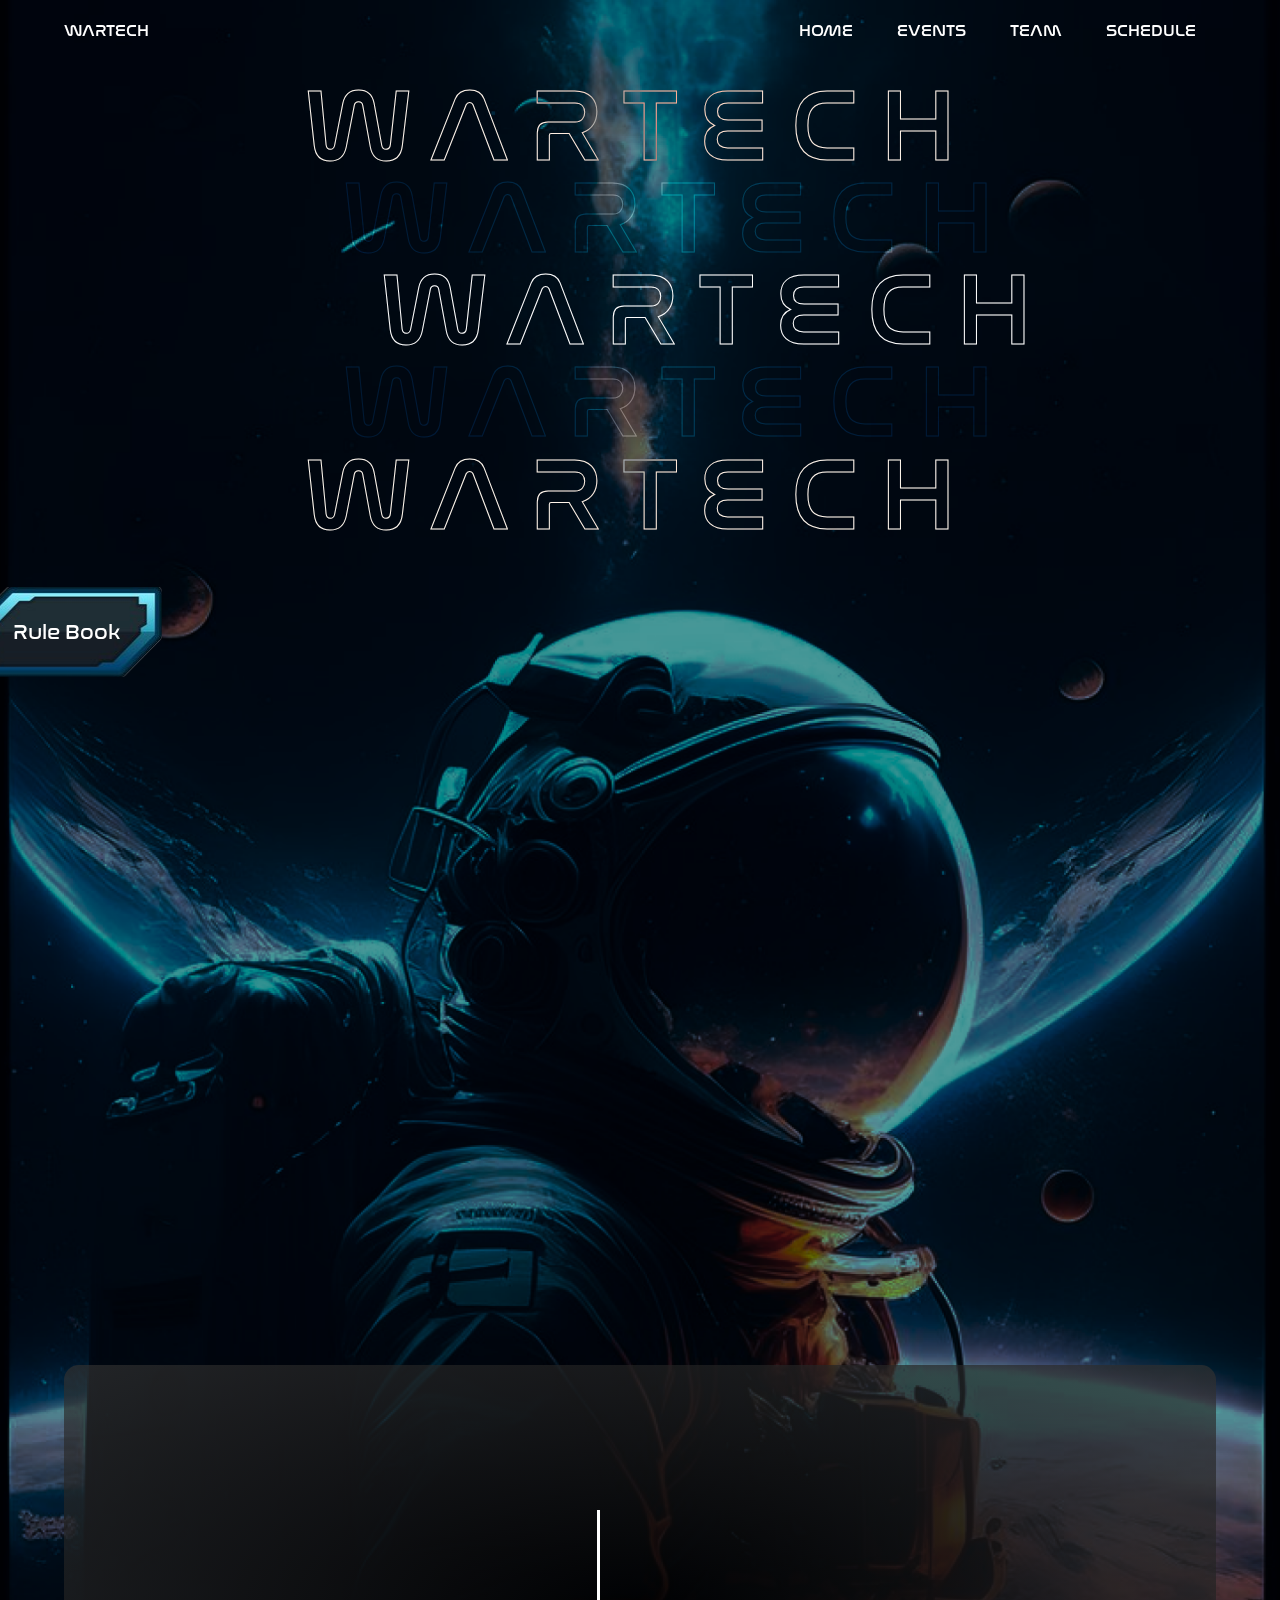
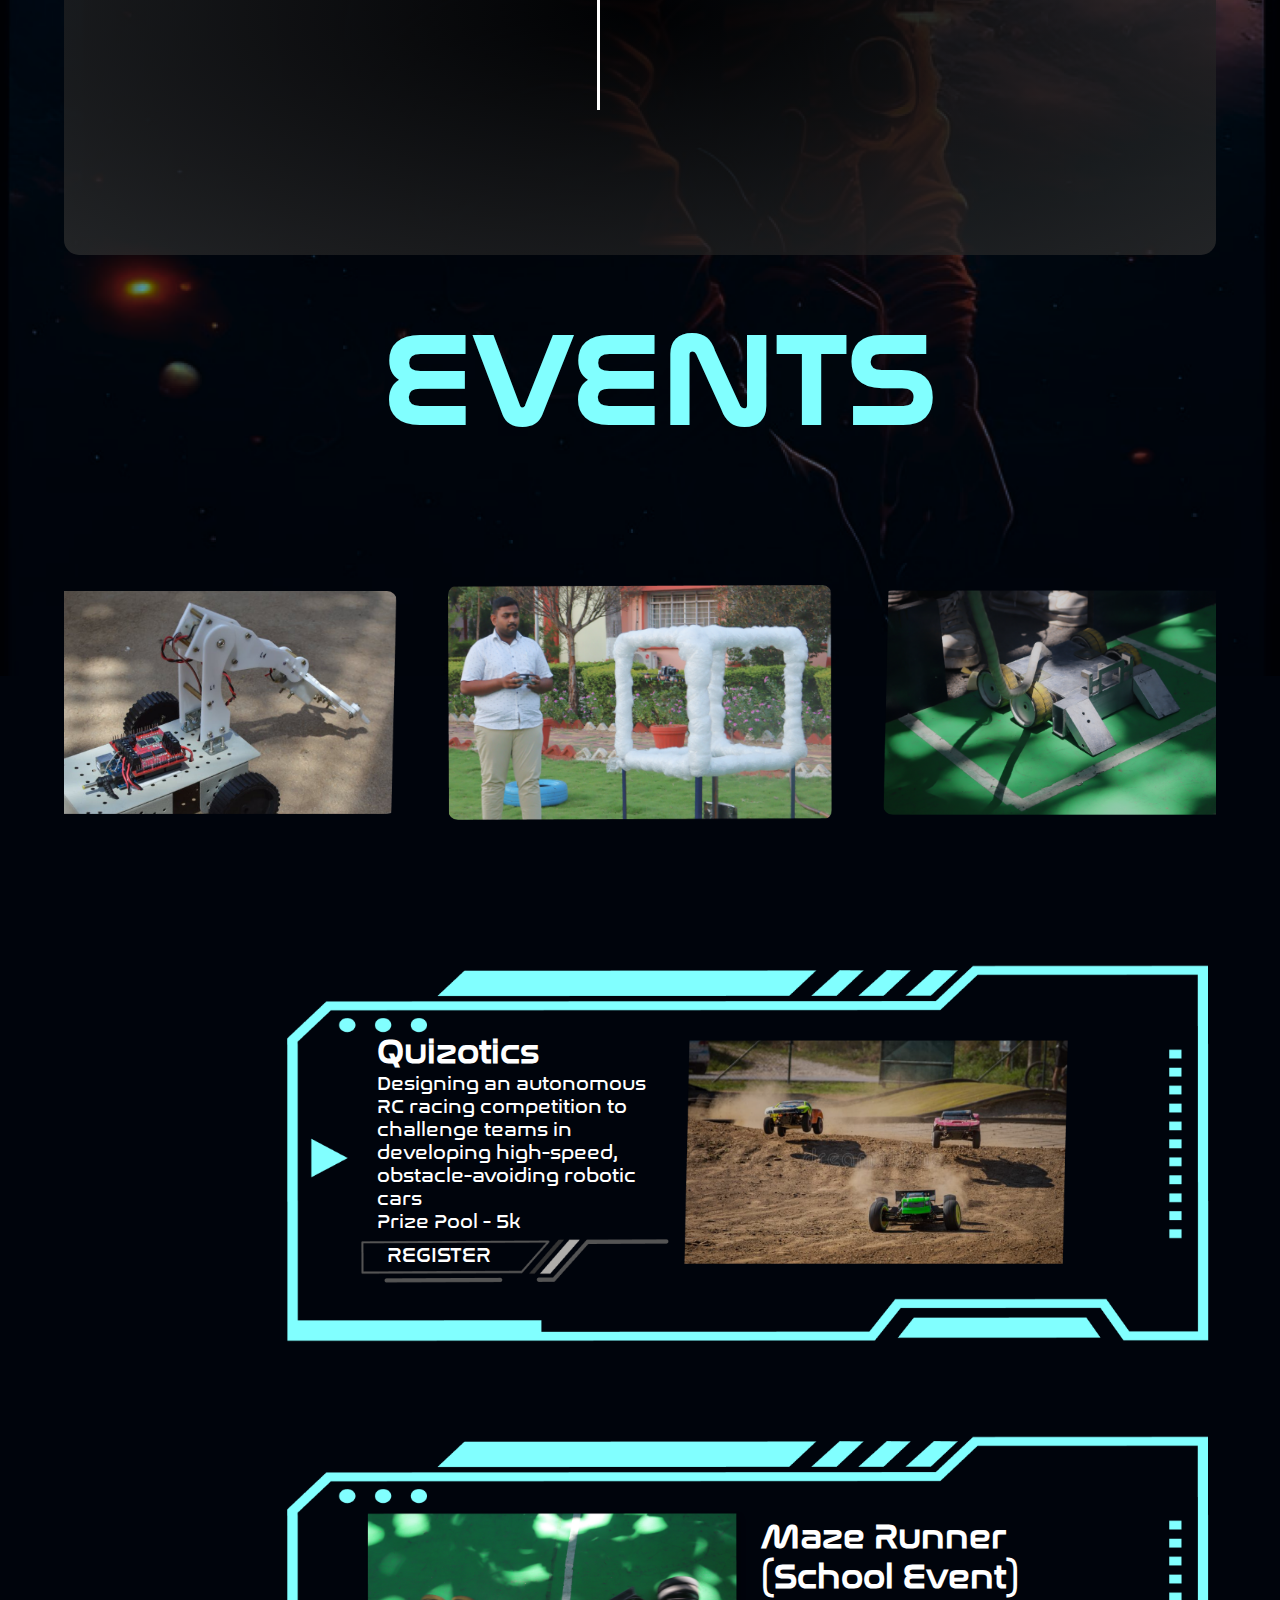
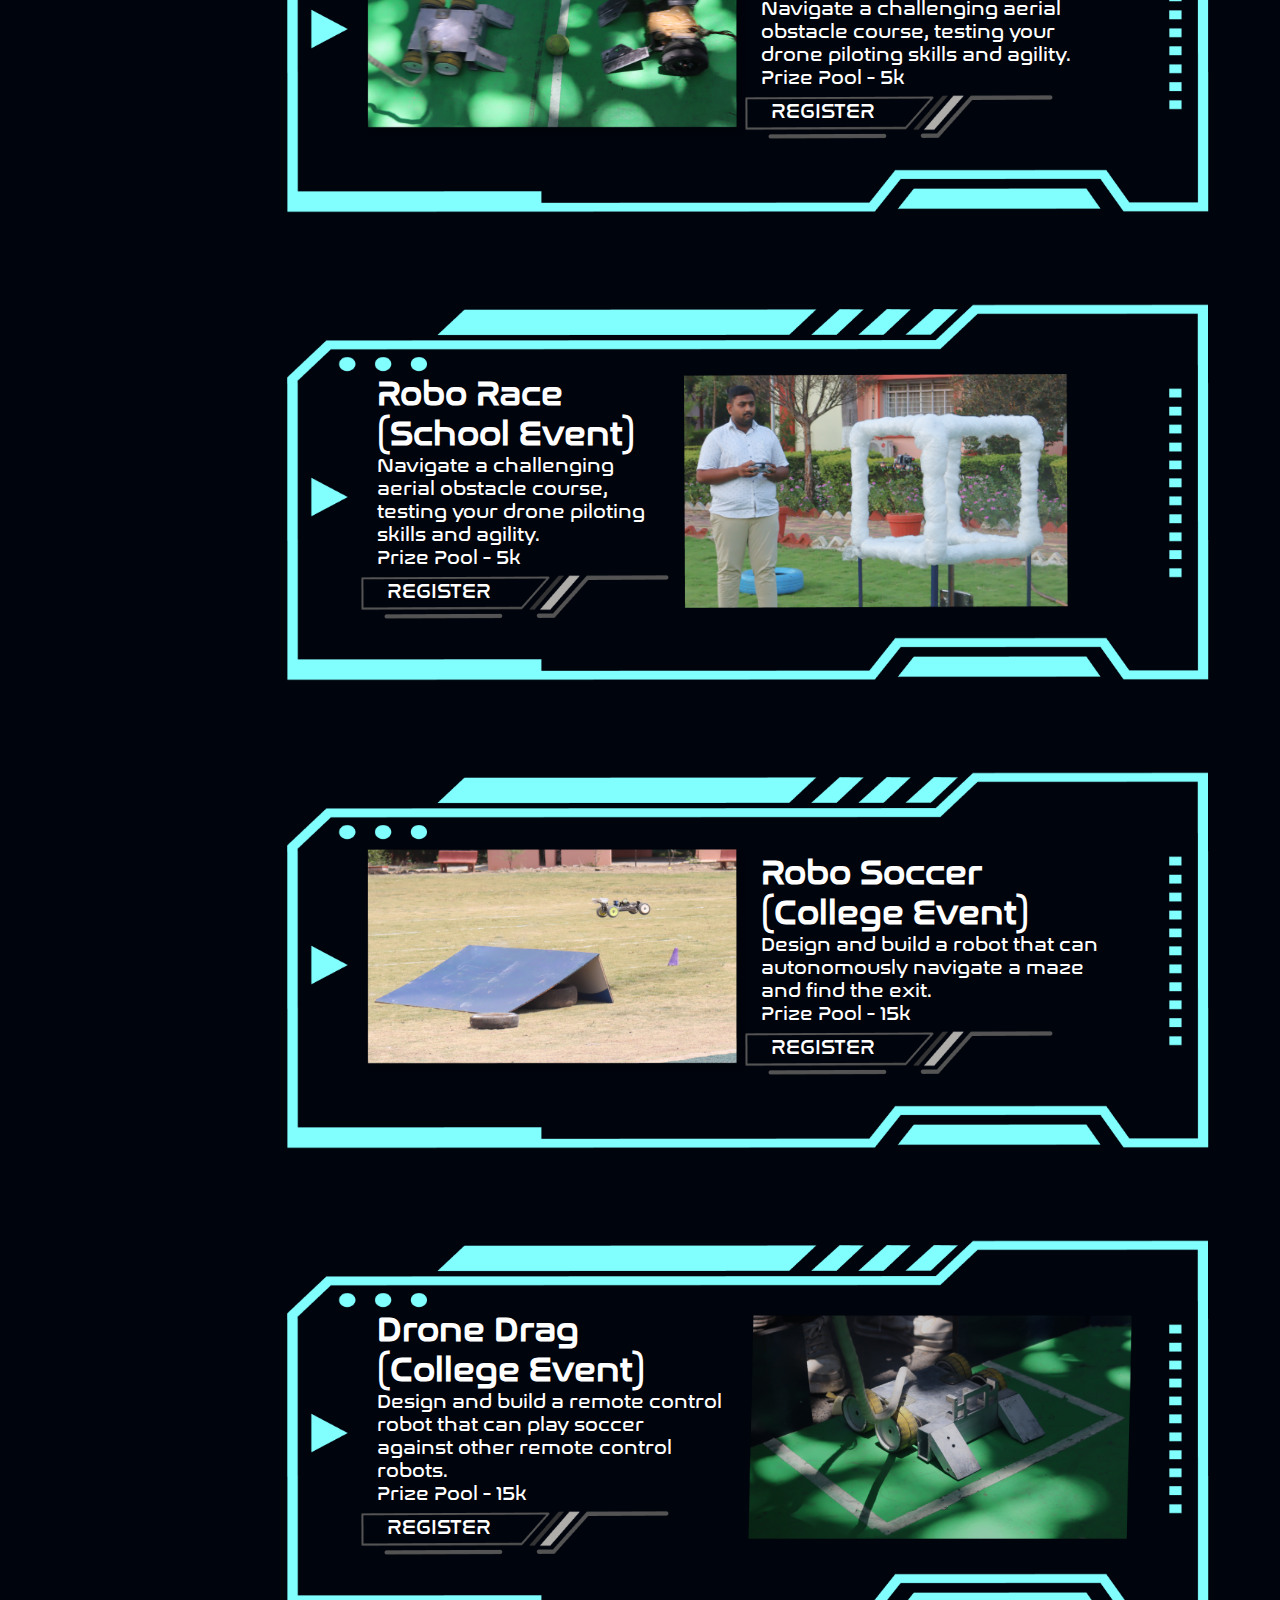
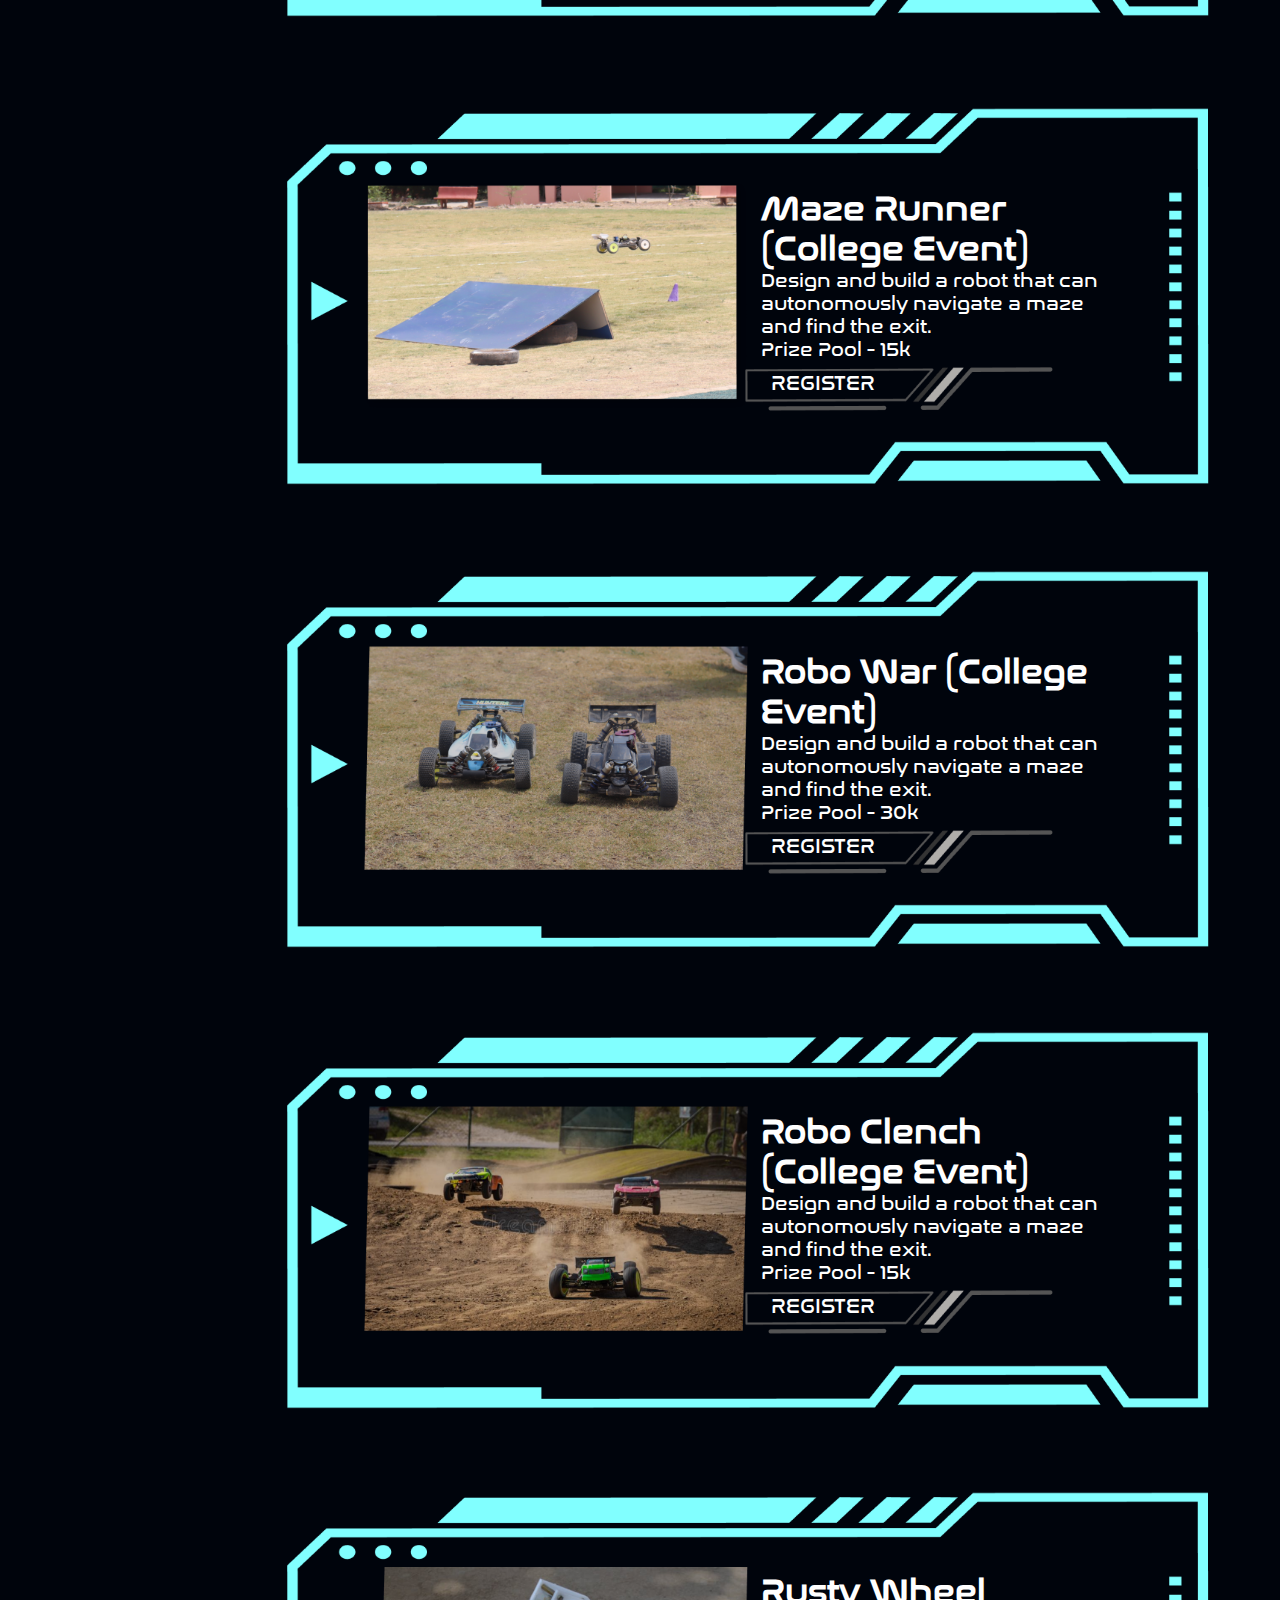
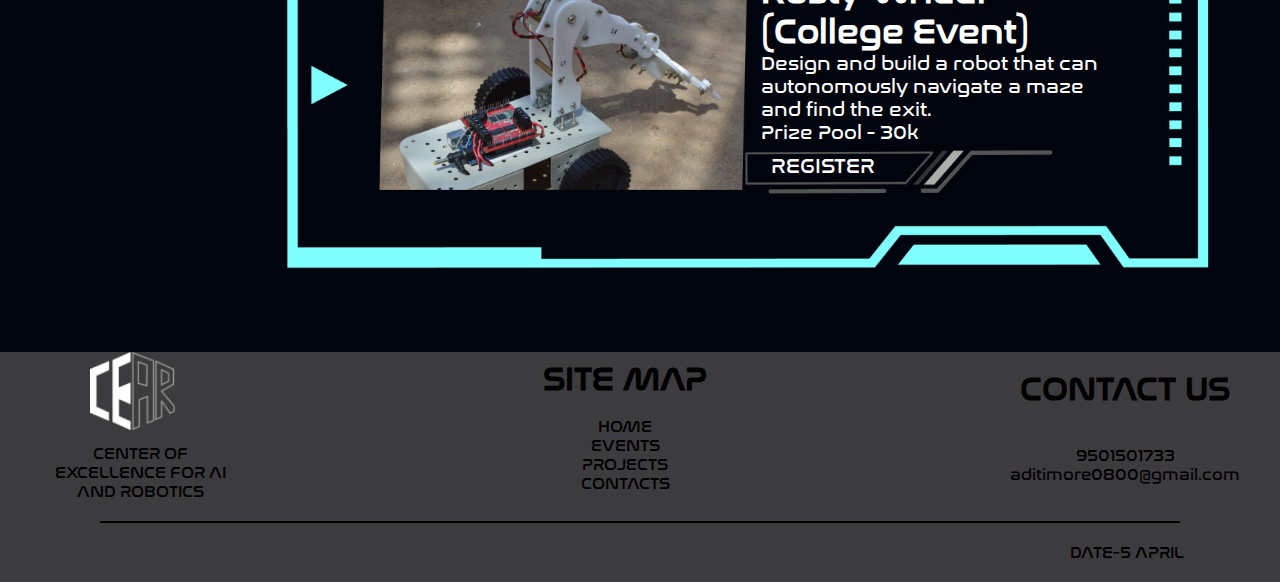
<file: index.html>
<!DOCTYPE html>
<html lang="en">
  <head>
    <meta charset="UTF-8" />
    <meta name="viewport" content="width=device-width, initial-scale=1.0" />
    <title>War Tech</title>
    <link rel="stylesheet" href="assets/StyleSheet/style.css" />
  </head>

  <body>
    <a href="assets/Wartech.pdf" download="">
      <div class="fixed-button">
        <img
          src="assets/vector-game-template-gui-kit_1150-46756 1 (1).png"
          alt=""
        /><span class="rulebook">Rule Book</span>
      </div></a
    >
    <header>
      <div class="radial-gradient">
        <!-- nav bar starts here -->
        <nav>
          <div class="container">
            <div class="logo">
              WARTECH
            </div>
            <div class="navbar">
              <div class="toggle-btn" onClick="toggleNavbar()">
                <div class="bar"></div>
                <div class="bar"></div>
                <div class="bar"></div>
              </div>
              <div class="linksToggle">
                <a href="./index.html">HOME</a>
                <a href="./index.html">EVENTS</a>
                <a href="./our team/our-team.html">TEAM</a>
                <a href="./schedules/schedules.html">SCHEDULE</a>
              </div>
            </div>
            

            <div class="links">
              <a href="./index.html">HOME</a>
              <a href="#eve">EVENTS</a>
              <a href="our team/our-team.html">TEAM</a>
              <a href="schedules/schedules.html">SCHEDULE</a>
            </div>
          </div>
        </nav>

        <!-- nav bar ends here  -->
        <!-- wartech title 5 times -->

        <div class="wartech hero">
          <div class="title-1 left1">WARTECH</div>
          <div class="title-2 left2">WARTECH</div>
          <div class="title-center">WARTECH</div>
          <div class="title-2 right2">WARTECH</div>
          <div class="title-1 right1">WARTECH</div>
        </div>
      </div>
    </header>

    <main>
      <!------------------ about section starts here  ------------------>
      <div class="about">
        <h1 class="about-heading">ABOUT US</h1>
        <div class="about-para">
          <p id="content">
            Wartech is an electrifying robotics tournament organized by the
            CEAR. As pioneers in the field of robotics, we believe in pushing
            the boundaries of innovation and inspiring the next generation of
            engineers, scientists, and technology enthusiasts.
          </p>
        </div>
        <div class="goal">
          <div class="mission">
            <h1>Our Mission</h1>
            <p>
              At Wartech, we strive to bring together brilliant minds,
              cutting-edge technology, and exciting challenges to unleash the
              full potential of the participants and showcase the wonders of
              robotics to the world.
            </p>
          </div>
          <div class="line1"></div>
          <div class="vision">
            <h1>Our Vision</h1>
            <p>
              Wartech is not just a competition; it is an immersive experience
              that challenges the limits of creativity and technical expertise.
              Wartech offers a diverse range of challenges that cater to
              beginners as well as seasoned robotics enthusiasts.
            </p>
          </div>
        </div>
      </div>
      <!------------------ about section ends here  ------------------>

      <!-- ---------------------------------events stats here --------------------------- -->

      <div class="event_container">
        <h1 class="event_heading" id="eve">EVENTS</h1>

        <!---------------------------------- event slider  ----------------------------------------->

        <div class="EventSlider">
          <img
            src="assets/static/Event_images/pick and place.png"
            alt=""
            class="eventSlider-img"
          /><img
            src="assets/static/Event_images/pick and place.png"
            alt=""
            class="eventSlider-img"
          /><img
            src="assets/static/Event_images/roboClench.png"
            alt=""
            class="eventSlider-img"
          /><img
            src="assets/static/Event_images/robosoccer.png"
            alt=""
            class="eventSlider-img"
          /><img
            src="assets/static/Event_images/RcRacing.png"
            alt=""
            class="eventSlider-img"
          />
        </div>

        <div class="event-image_container"></div>

        <div class="events_card_container">
          <!-- event card starts here  -->
          <div class="evnet_card">
            <img
              class="EventCardBorder"
              src="assets/static/Event_images/event-card.png"
              alt=""
            />

            <div class="event_content">
              <div class="event_name">
                <h1>Quizotics</h1>
              </div>
              <div class="discription">
                <p>
                  Designing an autonomous RC racing competition to challenge
                  teams in developing high-speed, obstacle-avoiding robotic cars
                  <br />
                  Prize Pool - 5k
                </p>
                <a href="https://docs.google.com/forms/d/e/1FAIpQLScJWeByO99nOuB1IhfS5aA0myalp2-lYYn3YiPBR2Qc9th6qw/viewform">
                  <div class="register1">
                  
                    <img
                      class="register-stroke1"
                      src="description4/Group 11.png"
                      alt=""
                    />
                  </a>
                  REGISTER
                </div>
              </div>
            </div>

            <div class="event_image event_image_right">
              <img src="assets/static/Event_images/RcRacing.png" alt="" />
            </div>
          </div>
          <!-- event card ends here  -->

          <!-- event card starts here  -->
          <div class="evnet_card">
            <img
              class="EventCardBorder"
              src="assets/static/Event_images/event-card2.png"
              alt=""
            />

            <div class="event_image">
              <img src="assets/static/Event_images/robosoccer1.png" alt="" />
            </div>
            <div class="event_content event_right_content">
              <div class="event_name">
                <h1>Maze Runner (School Event)</h1>
              </div>
              <div class="discription">
                <p>
                  Navigate a challenging aerial obstacle course, testing your
                  drone piloting skills and agility.
                  <br />
                  Prize Pool - 5k
                </p>
                <a href="https://docs.google.com/forms/d/e/1FAIpQLSdmJLOO8rKNtoFTmdwF3MOZwtG3SnOG4PTdUVlkW9nJ9MXpag/viewform">
                  <div class="register1">
                  
                    <img
                      class="register-stroke1"
                      src="description4/Group 11.png"
                      alt=""
                    />
                  </a>
                  REGISTER
                </div>
              </div>
            </div>
          </div>
          <!-- event card ends here  -->

          <!-- event card starts here  -->
          <div class="evnet_card">
            <img
              class="EventCardBorder"
              src="assets/static/Event_images/event-card2.png"
              alt=""
            />

            <div class="event_content">
              <div class="event_name">
                <h1>Robo Race (School Event)</h1>
              </div>
              <div class="discription">
                <p>
                  Navigate a challenging aerial obstacle course, testing your
                  drone piloting skills and agility.
                  <br />
                  Prize Pool - 5k
                </p>
                <a href="https://docs.google.com/forms/d/e/1FAIpQLSfUllevaMJXFRgt7M_yAkg_nI-x974GLKojgSUZ0siHoSdO_Q/viewform?usp=sf_link">
                  <div class="register1">
                  
                    <img
                      class="register-stroke1"
                      src="description4/Group 11.png"
                      alt=""
                    />
                  </a>
                  REGISTER
                </div>
              </div>
            </div>

            <div class="event_image event_image_right">
              <img src="assets/static/Event_images/roboClench.png" alt="" />
            </div>
          </div>
          <!-- event card ends here  -->

          <!-- event card starts here  -->
          <div class="evnet_card">
            <img
              class="EventCardBorder"
              src="assets/static/Event_images/event-card2.png"
              alt=""
            />

            <div class="event_image">
              <img src="assets/static/Event_images/mazeRunner.png" alt="" />
            </div>
            <div class="event_content event_right_content">
              <div class="event_name">
                <h1>Robo Soccer (College Event)</h1>
              </div>
              <div class="discription">
                <p>
                  Design and build a robot that can autonomously navigate a maze
                  and find the exit.
                  <br />
                  Prize Pool - 15k
                </p>
                <a href="https://docs.google.com/forms/d/e/1FAIpQLSdqZ0DeKkTdtIuuJKcKn8kJu7XYdnIwbBCxlwFcRbxVG3IG8g/viewform">
                  <div class="register1">
                  
                    <img
                      class="register-stroke1"
                      src="description4/Group 11.png"
                      alt=""
                    />
                  </a>
                  REGISTER
                </div>
              </div>
            </div>
          </div>
          <!-- event card ends here  -->

          <!-- event card starts here  -->
          <div class="evnet_card">
            <img
              class="EventCardBorder"
              src="assets/static/Event_images/event-card-bottom.png"
              alt=""
            />

            <div class="event_content event_right_content">
              <div class="event_name">
                <h1>Drone Drag (College Event)</h1>
              </div>
              <div class="discription">
                <p>
                  Design and build a remote control robot that can play soccer
                  against other remote control robots.
                  <br />
                  Prize Pool - 15k
                </p>
                <a href="https://docs.google.com/forms/d/e/1FAIpQLSdiWoym-sBxzHj7z17LIiJH7cj168xMgDjHzA4J7jhsmawbYg/viewform">
                  <div class="register1">
                  
                    <img
                      class="register-stroke1"
                      src="description4/Group 11.png"
                      alt=""
                    />
                  </a>
                  REGISTER
                </div>
              </div>
            </div>

            <div class="event_image">
              <img src="assets/static/Event_images/robosoccer.png" alt="" />
            </div>
          </div>
          <!-- event card ends here  -->
          <!-- event card starts here  -->
          <div class="evnet_card">
            <img
              class="EventCardBorder"
              src="assets/static/Event_images/event-card2.png"
              alt=""
            />

            <div class="event_image">
              <img src="assets/static/Event_images/mazeRunner.png" alt="" />
            </div>
            <div class="event_content event_right_content">
              <div class="event_name">
                <h1>Maze Runner (College Event)</h1>
              </div>
              <div class="discription">
                <p>
                  Design and build a robot that can autonomously navigate a maze
                  and find the exit.
                  <br />
                  Prize Pool - 15k
                </p>
                <a href="https://docs.google.com/forms/d/e/1FAIpQLSe4Z2V2jPlODc_w5mjuYr08pAkrA6JkE0tt_HBOU60mS-WDwA/viewform">
                  <div class="register1">
                  
                    <img
                      class="register-stroke1"
                      src="description4/Group 11.png"
                      alt=""
                    />
                  </a>
                  REGISTER
                </div>
              </div>
            </div>
          </div>
          <div class="evnet_card">
            <img
              class="EventCardBorder"
              src="assets/static/Event_images/event-card2.png"
              alt=""
            />

            <div class="event_image">
              <img src="assets/static/Event_images/dronRacing.png" alt="" />
            </div>
            <div class="event_content event_right_content">
              <div class="event_name">
                <h1>Robo War (College Event)</h1>
              </div>
              <div class="discription">
                <p>
                  Design and build a robot that can autonomously navigate a maze
                  and find the exit.
                  <br />
                  Prize Pool - 30k
                </p>
                <a href="https://docs.google.com/forms/d/e/1FAIpQLScNq2HxmD_uATTwXkpiMJ0AWCdRqdUO4f2P8kodWC35czlYaA/viewform?usp=sf_link">
                  <div class="register1">
                  
                    <img
                      class="register-stroke1"
                      src="description4/Group 11.png"
                      alt=""
                    />
                  </a>
                  REGISTER
                </div>
              </div>
            </div>
          </div>
          <div class="evnet_card">
            <img
              class="EventCardBorder"
              src="assets/static/Event_images/event-card2.png"
              alt=""
            />

            <div class="event_image">
              <img src="assets/static/Event_images/RcRacing.png" alt="" />
            </div>
            <div class="event_content event_right_content">
              <div class="event_name">
                <h1>Robo Clench (College Event)</h1>
              </div>
              <div class="discription">
                <p>
                  Design and build a robot that can autonomously navigate a maze
                  and find the exit.
                  <br />
                  Prize Pool - 15k
                </p>
                <a href="https://docs.google.com/forms/d/e/1FAIpQLSfPUEPk9Oesv8GuhgRqzRCFqnOnObZdELOx6dz6-2Md_rQcwg/viewform">
                  <div class="register1">
                  
                    <img
                      class="register-stroke1"
                      src="description4/Group 11.png"
                      alt=""
                    />
                  </a>
                  REGISTER
                </div>
              </div>
            </div>
          </div>
          <div class="evnet_card">
            <img
              class="EventCardBorder"
              src="assets/static/Event_images/event-card2.png"
              alt=""
            />

            <div class="event_image">
              <img src="assets/static/Event_images/pick and place.png" alt="" />
            </div>
            <div class="event_content event_right_content">
              <div class="event_name">
                <h1>Rusty Wheel (College Event)</h1>
              </div>
              <div class="discription">
                <p>
                  Design and build a robot that can autonomously navigate a maze
                  and find the exit.
                  <br />
                  Prize Pool - 30k
                </p>
                <a href="./index.html">
                <div class="register1">
                
                  <img
                    class="register-stroke1"
                    src="description4/Group 11.png"
                    alt=""
                  />
                </a>
               
                  REGISTER
               
                </div>
              </div>
            </div>
          </div>
          <!-- event card ends here  -->
        </div>
      </div>

      <!---------------------------------footer starts here -----------------------------  -->

      <!-- -----------------------------footer ends here --------------------------------- -->
    </main>

    <!-- footer starts here -->
    <footer>
      <div class="flex">
        <div class="footer-top">
          <div class="photo">
            <img id="vector" src="assets/static/CEAR logo.png" />
            <p>CENTER OF EXCELLENCE FOR AI AND ROBOTICS</p>
          </div>
          <div class="box1">
            <h1>SITE MAP</h1>
            <br />
            <a href="./index.html">HOME</a><br /><a href="#">EVENTS</a><br /><a
              href="./index.html"
              >PROJECTS</a
            ><br /><a href="./index.html">CONTACTS</a>
          </div>

          <div class="box1">
            <h1>CONTACT US</h1>
            <br />
            <br />
            <p id="add">
              9501501733
 <br />
 aditimore0800@gmail.com
            </p>
          </div>
        </div>

        <!-- <div class="radial-gradient"></div> -->
        <div class="footer-line line"></div>
        <div class="comment-and-time">
          <div class="contacts">
            <i
              id="in"
              class="social-media fa-brands fa-instagram fa-2x"
              style="color: #000000"
            ></i>
            <i
              id="fa"
              class="social-media fa-brands fa-facebook-f fa-2x"
              style="color: #000000"
            ></i>
            <i
              id=" li"
              class="social-media fa-brands fa-linkedin-in fa-2x"
              style="color: #000000"
            ></i>
            <i
              id="yu"
              class="social-media fa-brands fa-youtube fa-2x"
              style="color: #000000"
            ></i>
          </div>

          <div class="tym">
            <p id="tym1">DATE-5 APRIL</p>
          </div>
        </div>
      </div>
    </footer>
    <!-- footer ends here  -->
    <script defer src="./script.js"></script>
  </body>
  
</html>
</file>
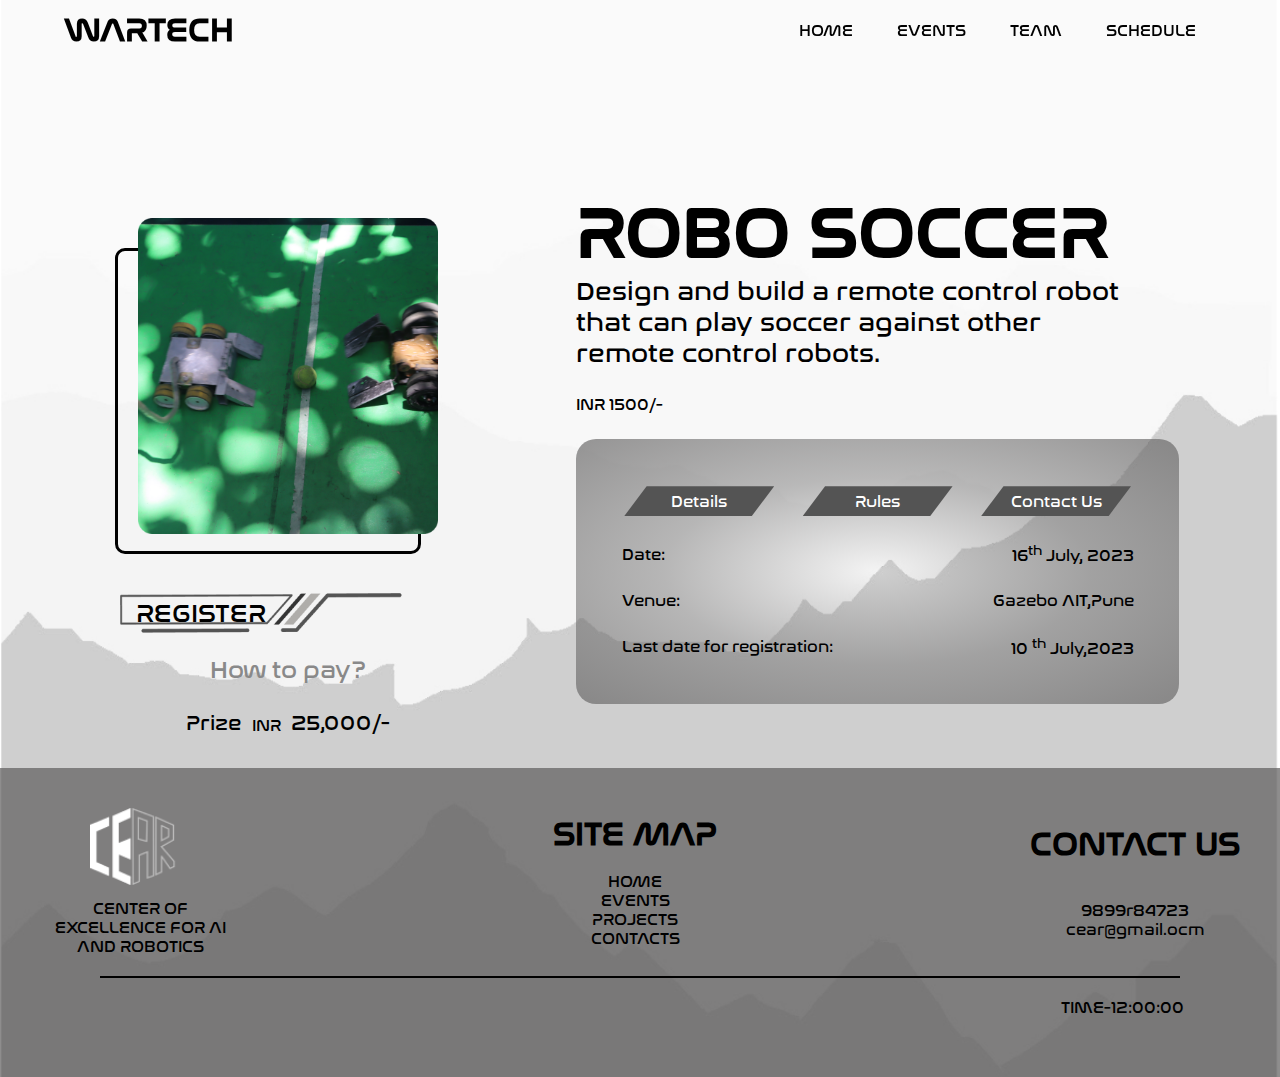
<file: description4/description.html>
<!DOCTYPE html>
<html lang="en">

<head>
    <meta charset="UTF-8">
    <meta name="viewport" content="width=device-width, initial-scale=1.0">
    <title>Document</title>
    <link rel="stylesheet" href="https://cdnjs.cloudflare.com/ajax/libs/font-awesome/6.3.0/css/all.min.css" integrity="sha512-SzlrxWUlpfuzQ+pcUCosxcglQRNAq/DZjVsC0lE40xsADsfeQoEypE+enwcOiGjk/bSuGGKHEyjSoQ1zVisanQ==" crossorigin="anonymous" referrerpolicy="no-referrer" />
    <link rel="stylesheet" href="style.css">
</head>

<body>
    <nav>
        <div class="container">

            <div class="logo">
                <h1>WARTECH</h1>
            </div>

            <div class="links">
                <a href="#">HOME</a>
                <a href="#">EVENTS</a>
                <a href="/our team/our-team.html">TEAM</a>
                <a href="schedules/schedules.html">SCHEDULE</a>
            </div>


        </div>
    </nav>
    <!-- description starts here  -->
    <div class="discription">
        <div class="discription_left">
            <h1 class="heading1">
                ROBO SOCCER
            </h1>
            <div class="problem_statement1">
                Design and build a remote control robot that can play soccer against other remote control robots.
            </div>
            <div class="image">
                <div class="img_stroke">
                </div>
                <img src="Rectangle 26.png" alt="">

            </div>

            <div class="register">
                <div class="image_register_stroke">
                    <img src="Group 11.png" alt="">
                    <div class="register_text">REGISTER</div>
                    
                </div>
            </div>
            <div class="how-to-pay">
                <p>How to pay?</p>
            </div>
            <div class="price">
                <div class="text-price">Prize</div> <div class="prize_currency">INR    </div> 
                <div class="ammount1">25,000/-
                </div>
            </div>

        </div>
        <div class="discription_right">
            <h1 class="heading">
                ROBO SOCCER
            </h1>
            <div class="problem_statement">
                Design and build a remote control robot that can play soccer against other remote control robots.
            </div>
            <div class="fees">
                <span class="currency">INR</span>
                <span class="ammount">1500/-</span>
            </div>
            <div class="information">
                <div class="info_navigation">
                    <div class="info_navigation-button">Details </div>
                    <div class="info_navigation-button">Rules</div>
                    <div class="info_navigation-button">Contact Us</div>
                    <!-- <div class="info_navigation-stroke"></div> -->
                </div>

                <div class="details1">
                    <div class="date">
                        <div> Date:</div>
                        <div>16<sup>th</sup> July, 2023</div>
                    </div>
                    <div class="venue">
                        <div>Venue:</div>
                        <div>Gazebo AIT,Pune</div>
                    </div>
                    <div class="last_date">
                        <div>Last date for registration:</div>
                        <div>10 <sup>th</sup> July,2023</div>
                    </div>
                </div>

            </div>
        </div>
    </div>


    <!-- footer starts here -->
    <footer>
        <div class="flex">
          <div class="footer-top">
            <div class="photo">
                <img id=vector src="assets/CEAR logo.png"> 
                <p >CENTER OF EXCELLENCE FOR AI AND ROBOTICS</p>
            </div>
            <div class="box1"><h1>SITE MAP</h1>
                <br>
                <a href="../index.html">HOME</a><br><a href="#">EVENTS</a><br><a href="#">PROJECTS</a><br><a href="#">CONTACTS</a></div>
             
           <div class="box1"><h1>CONTACT US</h1>
            <br> <br>
            <p id="add">9899r84723 <br >  cear@gmail.ocm</p>
        </div>
        </div>

            <!-- <div class="radial-gradient"></div> -->
            <div class="footer-line line"></div>
            <div class="comment-and-time">  
             
                    
                  
                    <div class="contacts">
                        <i  id="in" class="social-media fa-brands fa-instagram fa-2x" style="color: #000000;"></i>
                        <i  id="fa"class="social-media fa-brands fa-facebook-f fa-2x" style="color: #000000;"></i>
                        <i  id=" li"class="social-media fa-brands fa-linkedin-in fa-2x" style="color: #000000;"></i>
                        <i   id="yu" class="social-media fa-brands fa-youtube fa-2x" style="color: #000000;"></i>
                    </div>
                           
                   
               
                <div class="tym">
                  <p id="tym1">
                  TIME-12:00:00
                   </p>
                </div>
            </div>
               
            
       </div>

    </footer>
    <!-- footer ends here  -->

</body>

</html>
</file>
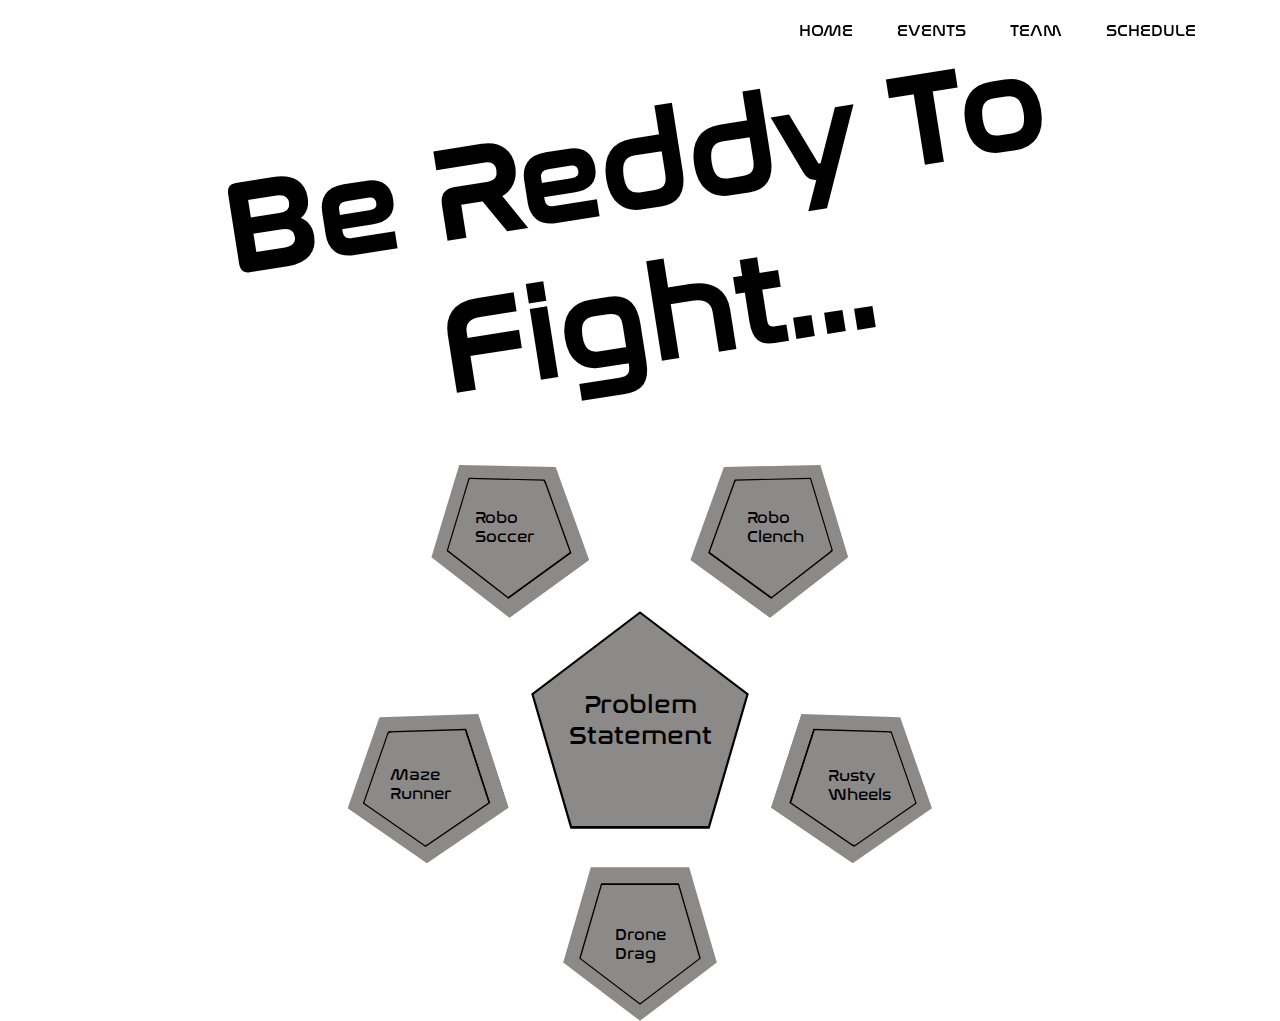
<file: Events/events.html>
<!DOCTYPE html>
<html lang="en">
<head>
    <meta charset="UTF-8">
    <meta name="viewport" content="width=device-width, initial-scale=1.0">
    <title>Events</title>
    <link rel="stylesheet" href="assets/style/style.css">
    <script defer src="assets/script/script.js"></script>
</head>
<body>
 <!-- nav bar starts here -->
 <nav>
    <div class="container">

        <div class="logo">
            <img src="assets/static/CEAR logo.png" alt="club logo">
        </div>

        <div class="links">
            <a href="#">HOME</a>
            <a href="#">EVENTS</a>
            <a href="our team/our-team.html">TEAM</a>
            <a href="schedules/schedules.html">SCHEDULE</a>
        </div>


    </div>
</nav>
<!-- nav bar ends here  -->
<!--------------------------- heading----------------------- -->
<div class="heading">
    <h1>Be Reddy To Fight...</h1>
</div>

<!-- -------------pentagon animation stats here ---------------- -->
    <div class="Eventscontainer">


        <div  class=" main-pentagon">
            <div class="main-pentagon_border_outer"></div>
            <div    id="problem" class="main-pentagon_border_inner">
                <p>Problem Statement</p>
            </div>
        </div>
        <div onclick="rotate(288)"  class="seconday-pentagon" id="r1">
            <div class="secondary-pentagon_border_outer"></div>
            <div class="secondary-pentagon_border_inner"><p id="r1p">Maze <br>Runner</p></div>
            
        </div>
        <div  onclick="rotate(216)" class="seconday-pentagon" id="r2">
            <div class="secondary-pentagon_border_outer"></div>
            <div class="secondary-pentagon_border_inner"><p id="r2p">Robo <br>Soccer</p></div>
            
        </div>  
        <div  onclick="rotate(144)" class="seconday-pentagon" id="r3">
            <div class="secondary-pentagon_border_outer"></div>
            <div class="secondary-pentagon_border_inner"><p id="r3p">Robo <br>Clench</p></div>
            
        </div>
        <div  onclick="rotate(72)" class="seconday-pentagon" id="r4">
            <div class="secondary-pentagon_border_outer"></div>
            <div class="secondary-pentagon_border_inner"><p id="r4p">Rusty <br>Wheels</p></div>
            
        </div>
        <div  onclick="rotate(360)" class="seconday-pentagon" id="r5">
            <div class="secondary-pentagon_border_outer"></div>
            <div class="secondary-pentagon_border_inner"><p id="r5p">Drone <br> Drag</p></div>
            
        </div>
        



    </div>
    
</body>
</html>
</file>
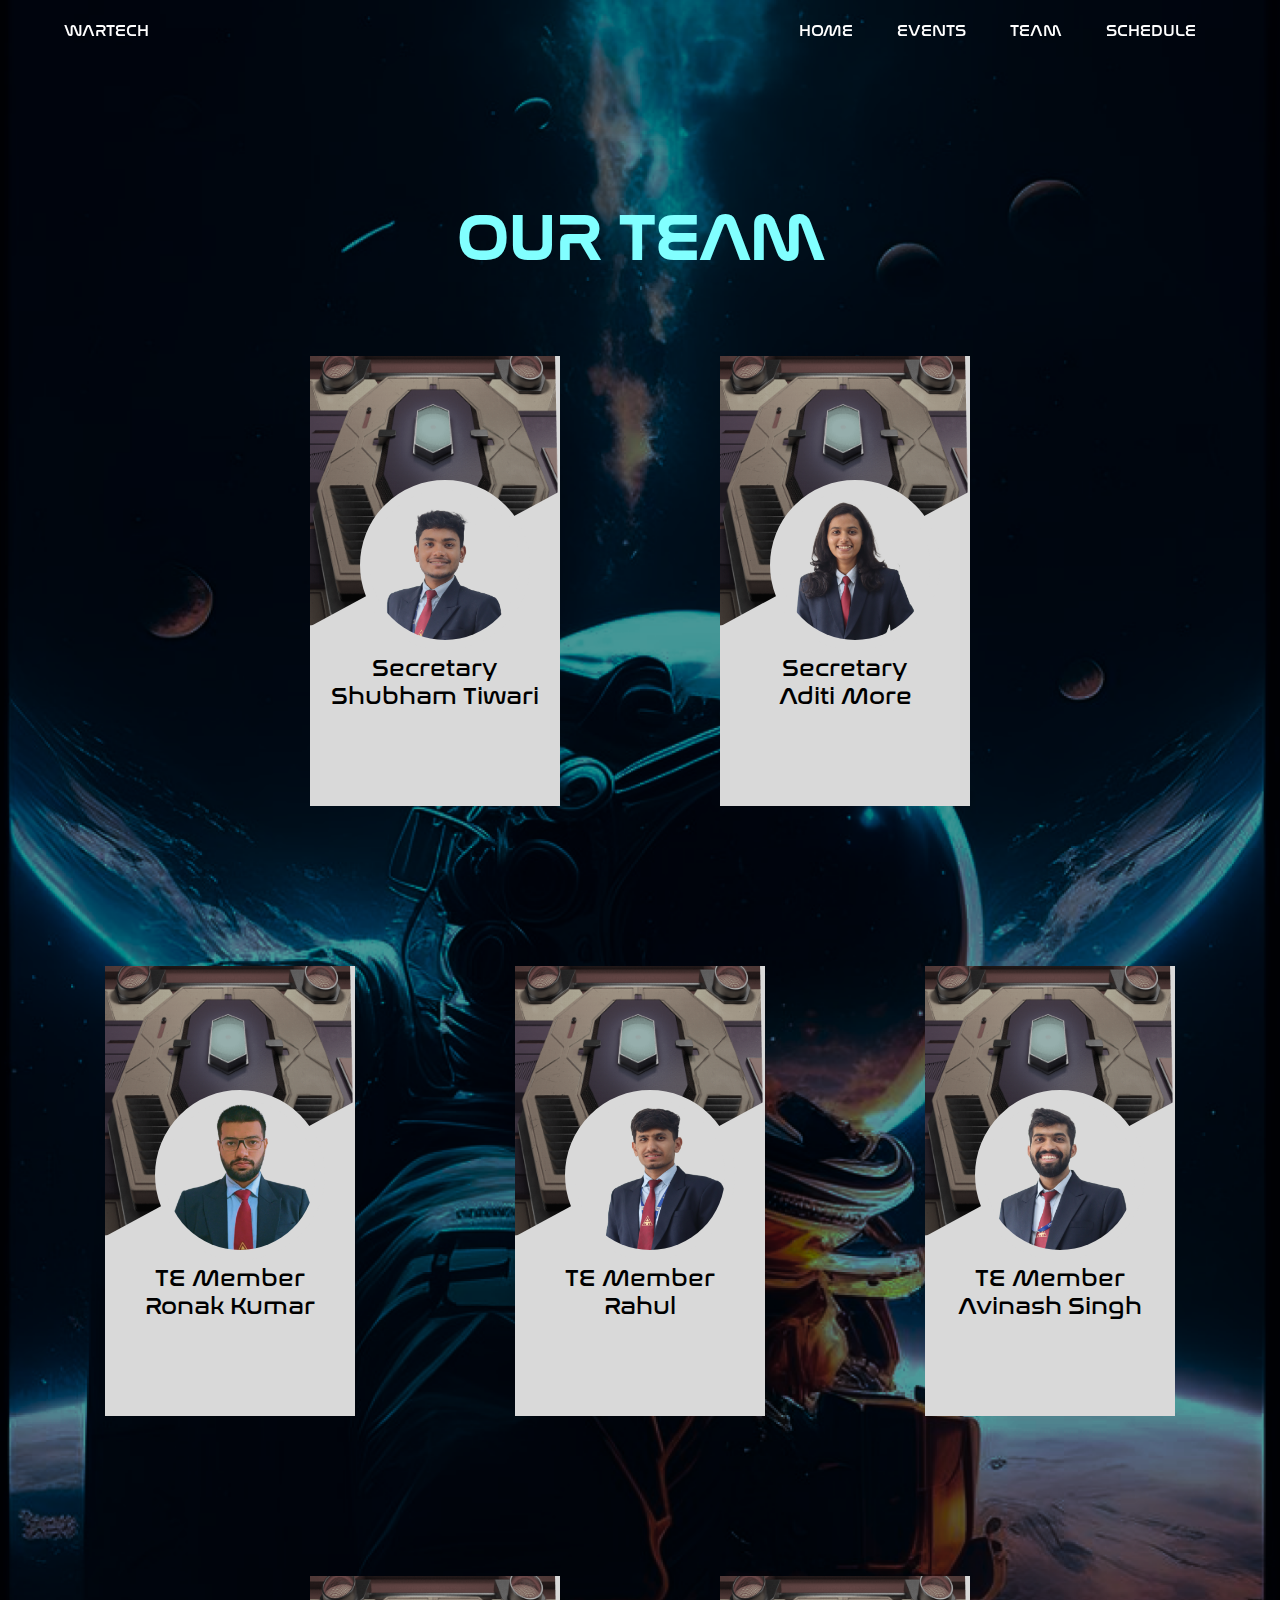
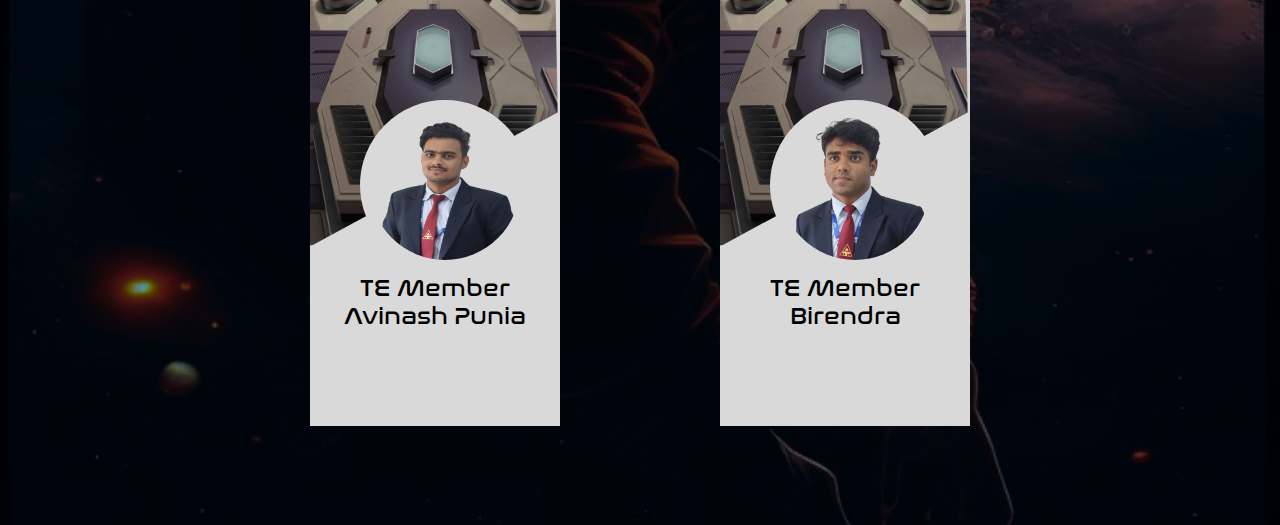
<file: our team/our-team.html>
<!DOCTYPE html>
<html lang="en">
  <head>
    <meta charset="UTF-8" />
    <meta name="viewport" content="width=device-width, initial-scale=1.0" />
    <title>Our Team</title>
    <link
      rel="stylesheet"
      href="https://cdnjs.cloudflare.com/ajax/libs/font-awesome/6.3.0/css/all.min.css"
      integrity="sha512-SzlrxWUlpfuzQ+pcUCosxcglQRNAq/DZjVsC0lE40xsADsfeQoEypE+enwcOiGjk/bSuGGKHEyjSoQ1zVisanQ=="
      crossorigin="anonymous"
      referrerpolicy="no-referrer"
    />
    <link rel="stylesheet" href="our-team.css" />
  </head>

  <body>
    <!-- nav bar starts here -->
    <nav>
      <div class="container">
        <div class="logo">WARTECH</div>

        <div class="navbar">
          <div class="toggle-btn" onClick="toggleNavbar()">
            <div class="bar"></div>
            <div class="bar"></div>
            <div class="bar"></div>
          </div>
          <div class="linksToggle">
            <a href="../index.html">HOME</a>
            <a href="../index.html">EVENTS</a>
            <a href="./our team/our-team.html">TEAM</a>
            <a href="../schedules/schedules.html">SCHEDULE</a>
          </div>
        </div>
        <div class="links">
          <a href="../index.html">HOME</a>
          <a href="../index.html">EVENTS</a>
          <a href="./our-team.html">TEAM</a>
          <a href="../schedules/schedules.html">SCHEDULE</a>
        </div>
      </div>
    </nav>
    <!-- nav bar ends here  -->

    <!-- HEADING -->

    <h1 class="heading">OUR TEAM</h1>

    <!-- team sec , te members members  -->
    <div class="team-container">
      <!-- container for details of secretary -->
      <div class="secretary">
        <!-- memberpage for Kapil Kharita sir  -->
        <div class="memberpage">
          <img
            class="memberpage-background"
            src="team members/memberpage-background.png"
            alt=""
            class="backimg"
          />
          <img src="team members/Shubham.png" alt="" class="DP" />

          <div>
            <p class="post">Secretary</p>
            <p class="name">Shubham Tiwari</p>
          </div>
          <div class="contacts">
            <i class="fa-brands fa-instagram fa-2x" style="color: #000000"></i>
            <i class="fa-brands fa-facebook-f fa-2x" style="color: #000000"></i>
            <i
              class="fa-brands fa-linkedin-in fa-2x"
              style="color: #000000"
            ></i>
          </div>
        </div>

        <!-- memberpage for Priyanka Nikam mam -->

        <div class="memberpage">
          <img
            class="memberpage-background"
            src="team members/memberpage-background.png"
            alt=""
            class="backimg"
          />
          <img src="team members/Aditi.png" alt="" class="DP" />

          <div>
            <p class="post">Secretary</p>
            <p class="name">Aditi More</p>
          </div>
          <div class="contacts">
            <i class="fa-brands fa-instagram fa-2x" style="color: #000000"></i>
            <i class="fa-brands fa-facebook-f fa-2x" style="color: #000000"></i>
            <i
              class="fa-brands fa-linkedin-in fa-2x"
              style="color: #000000"
            ></i>
          </div>
        </div>
      </div>
      <div class="TE-members">
        <!-- TE members starts from here  -->

        <!-- memberpage for Harshdeep sir -->
        <div class="memberpage">
          <img
            class="memberpage-background"
            src="team members/memberpage-background.png"
            alt=""
            class="backimg"
          />
          <img src="team members/Ronak.png" alt="" class="DP" />

          <div>
            <p class="post">TE Member</p>
            <p class="name">Ronak Kumar</p>
          </div>
          <div class="contacts">
            <i class="fa-brands fa-instagram fa-2x" style="color: #000000"></i>
            <i class="fa-brands fa-facebook-f fa-2x" style="color: #000000"></i>
            <i
              class="fa-brands fa-linkedin-in fa-2x"
              style="color: #000000"
            ></i>
          </div>
        </div>

        <!--memberpage for Ankit Kumar sir   -->

        <div class="memberpage">
          <img
            class="memberpage-background"
            src="team members/memberpage-background.png"
            alt=""
            class="backimg"
          />
          <img src="team members/Rahul.png" alt="" class="DP" />

          <div>
            <p class="post">TE Member</p>
            <p class="name">Rahul</p>
          </div>
          <div class="contacts">
            <i class="fa-brands fa-instagram fa-2x" style="color: #000000"></i>
            <i class="fa-brands fa-facebook-f fa-2x" style="color: #000000"></i>
            <i
              class="fa-brands fa-linkedin-in fa-2x"
              style="color: #000000"
            ></i>
          </div>
        </div>

        <!-- memberpage for vishal sing sir  -->

        <div class="memberpage">
          <img
            class="memberpage-background"
            src="team members/memberpage-background.png"
            alt=""
            class="backimg"
          />
          <img src="team members/Avinash Singh.png" alt="" class="DP" />

          <div>
            <p class="post">TE Member</p>
            <p class="name">Avinash Singh</p>
          </div>
          <div class="contacts">
            <i class="fa-brands fa-instagram fa-2x" style="color: #000000"></i>
            <i class="fa-brands fa-facebook-f fa-2x" style="color: #000000"></i>
            <i
              class="fa-brands fa-linkedin-in fa-2x"
              style="color: #000000"
            ></i>
          </div>
        </div>

        <!-- memberpage for Abhinaw Gupta sir  -->
        <div class="memberpage">
          <img
            class="memberpage-background"
            src="team members/memberpage-background.png"
            alt=""
            class="backimg"
          />
          <img src="team members/Avinash Puniya.png" alt="" class="DP" />

          <div>
            <p class="post">TE Member</p>
            <p class="name">Avinash Punia</p>
          </div>
          <div class="contacts">
            <i class="fa-brands fa-instagram fa-2x" style="color: #000000"></i>
            <i class="fa-brands fa-facebook-f fa-2x" style="color: #000000"></i>
            <i
              class="fa-brands fa-linkedin-in fa-2x"
              style="color: #000000"
            ></i>
          </div>
        </div>

        <!-- memberpage for deepak kumar sir  -->

        <div class="memberpage">
          <img
            class="memberpage-background"
            src="team members/memberpage-background.png"
            alt=""
            class="backimg"
          />
          <img src="team members/Birendra.png" alt="" class="DP" />

          <div>
            <p class="post">TE Member</p>
            <p class="name">Birendra</p>
          </div>
          <div class="contacts">
            <i class="fa-brands fa-instagram fa-2x" style="color: #000000"></i>
            <i class="fa-brands fa-facebook-f fa-2x" style="color: #000000"></i>
            <i
              class="fa-brands fa-linkedin-in fa-2x"
              style="color: #000000"
            ></i>
          </div>
        </div>
      </div>

      <!-- memberpage for TE ends here  -->
      <!-- memberpage for joint sec starts here  -->

      <!-- <div class="team-container"> -->
        <!-- container for details of secretary -->
        <!-- <div class="secretary"> -->
          <!-- memberpage for Kapil Kharita sir  -->
          <!-- <div class="memberpage">
            <img
              class="memberpage-background"
              src="team members/memberpage-background.png"
              alt=""
              class="backimg"
            />
            <img src="team members/Kapil Kharita.png" alt="" class="DP" /> -->

          <!-- <div>
              <p class="post">Secretary</p>
              <p class="name">Kapil Kharita</p>
            </div>
            <div class="contacts">
              <i
                class="fa-brands fa-instagram fa-2x"
                style="color: #000000"
              ></i>
              <i
                class="fa-brands fa-facebook-f fa-2x"
                style="color: #000000"
              ></i>
              <i
                class="fa-brands fa-linkedin-in fa-2x"
                style="color: #000000"
              ></i>
            </div>
          </div>

          <!-- memberpage for Priyanka Nikam mam -->

          <!-- <div class="memberpage">
            <img
              class="memberpage-background"
              src="team members/memberpage-background.png"
              alt=""
              class="backimg"
            />
            <img src="team members/Priyanka Nikam.png" alt="" class="DP" />

            <div>
              <p class="post">Secretary</p>
              <p class="name">Priyanka Nikam</p>
            </div>
            <div class="contacts">
              <i
                class="fa-brands fa-instagram fa-2x"
                style="color: #000000"
              ></i>
              <i
                class="fa-brands fa-facebook-f fa-2x"
                style="color: #000000"
              ></i>
              <i
                class="fa-brands fa-linkedin-in fa-2x"
                style="color: #000000"
              ></i>
            </div>
          </div>
        </div>
        <div class="TE-members"> -->
          <!-- TE members starts from here  -->

          <!-- memberpage for Harshdeep sir -->
          <!-- <div class="memberpage">
            <img
              class="memberpage-background"
              src="team members/memberpage-background.png"
              alt=""
              class="backimg"
            />
            <img src="team members/Harshdeep.png" alt="" class="DP" />

            <div>
              <p class="post">TE Member</p>
              <p class="name">Harshdeep</p>
            </div>
            <div class="contacts">
              <i
                class="fa-brands fa-instagram fa-2x"
                style="color: #000000"
              ></i>
              <i
                class="fa-brands fa-facebook-f fa-2x"
                style="color: #000000"
              ></i>
              <i
                class="fa-brands fa-linkedin-in fa-2x"
                style="color: #000000"
              ></i>
            </div>
          </div> -->
          -->

          <!--memberpage for Ankit Kumar sir   -->
          <!-- 
          <div class="memberpage">
            <img
              class="memberpage-background"
              src="team members/memberpage-background.png"
              alt=""
              class="backimg"
            />
            <img src="team members/Ankit Kumar.png" alt="" class="DP" />

            <div>
              <p class="post">TE Member</p>
              <p class="name">Ankit Kumar</p>
            </div>
            <div class="contacts">
              <i
                class="fa-brands fa-instagram fa-2x"
                style="color: #000000"
              ></i>
              <i
                class="fa-brands fa-facebook-f fa-2x"
                style="color: #000000"
              ></i>
              <i
                class="fa-brands fa-linkedin-in fa-2x"
                style="color: #000000"
              ></i>
            </div>
          </div> -->

          <!-- memberpage for vishal sing sir  -->

          <!-- <div class="memberpage">
                    <img class="memberpage-background" src="team members/memberpage-background.png" alt="" class="backimg">
                    <img src="team members/vishal singh.png" alt="" class="DP">
    
                    <div><p class="post">TE Member</p>
                    <p class="name">Vishal Singh</p></div>
                    <div class="contacts">
                        <i class="fa-brands fa-instagram fa-2x" style="color: #000000;"></i>
                        <i class="fa-brands fa-facebook-f fa-2x" style="color: #000000;"></i>
                        <i class="fa-brands fa-linkedin-in fa-2x" style="color: #000000;"></i>
                    </div> -->
        </div>

        <!-- memberpage for Abhinaw Gupta sir  -->
        <!-- <div class="memberpage">
                    <img class="memberpage-background" src="team members/memberpage-background.png" alt="" class="backimg">
                    <img src="team members/vishal singh.png" alt="" class="DP">
    
                    <div><p class="post">TE Member</p>
                    <p class="name">Abhinaw Gupta</p></div>
                    <div class="contacts">
                        <i class="fa-brands fa-instagram fa-2x" style="color: #000000;"></i>
                        <i class="fa-brands fa-facebook-f fa-2x" style="color: #000000;"></i>
                        <i class="fa-brands fa-linkedin-in fa-2x" style="color: #000000;"></i>
                    </div>
                </div>
     -->
        <!-- memberpage for deepak kumar sir  -->

        <!-- <div class="memberpage">
                    <img class="memberpage-background" src="team members/memberpage-background.png" alt="" class="backimg">
                    <img src="team members/Deepak Kuamar.png" alt="" class="DP">
    
                    <div><p class="post">TE Member</p>
                    <p class="name">Deepak Kumar</p></div>
                    <div class="contacts">
                        <i class="fa-brands fa-instagram fa-2x" style="color: #000000;"></i>
                        <i class="fa-brands fa-facebook-f fa-2x" style="color: #000000;"></i>
                        <i class="fa-brands fa-linkedin-in fa-2x" style="color: #000000;"></i>
                    </div>
                </div> -->
      </div>
    </div>

    <script src="./scipt/script.js"></script>
  </body>
</html>
</file>
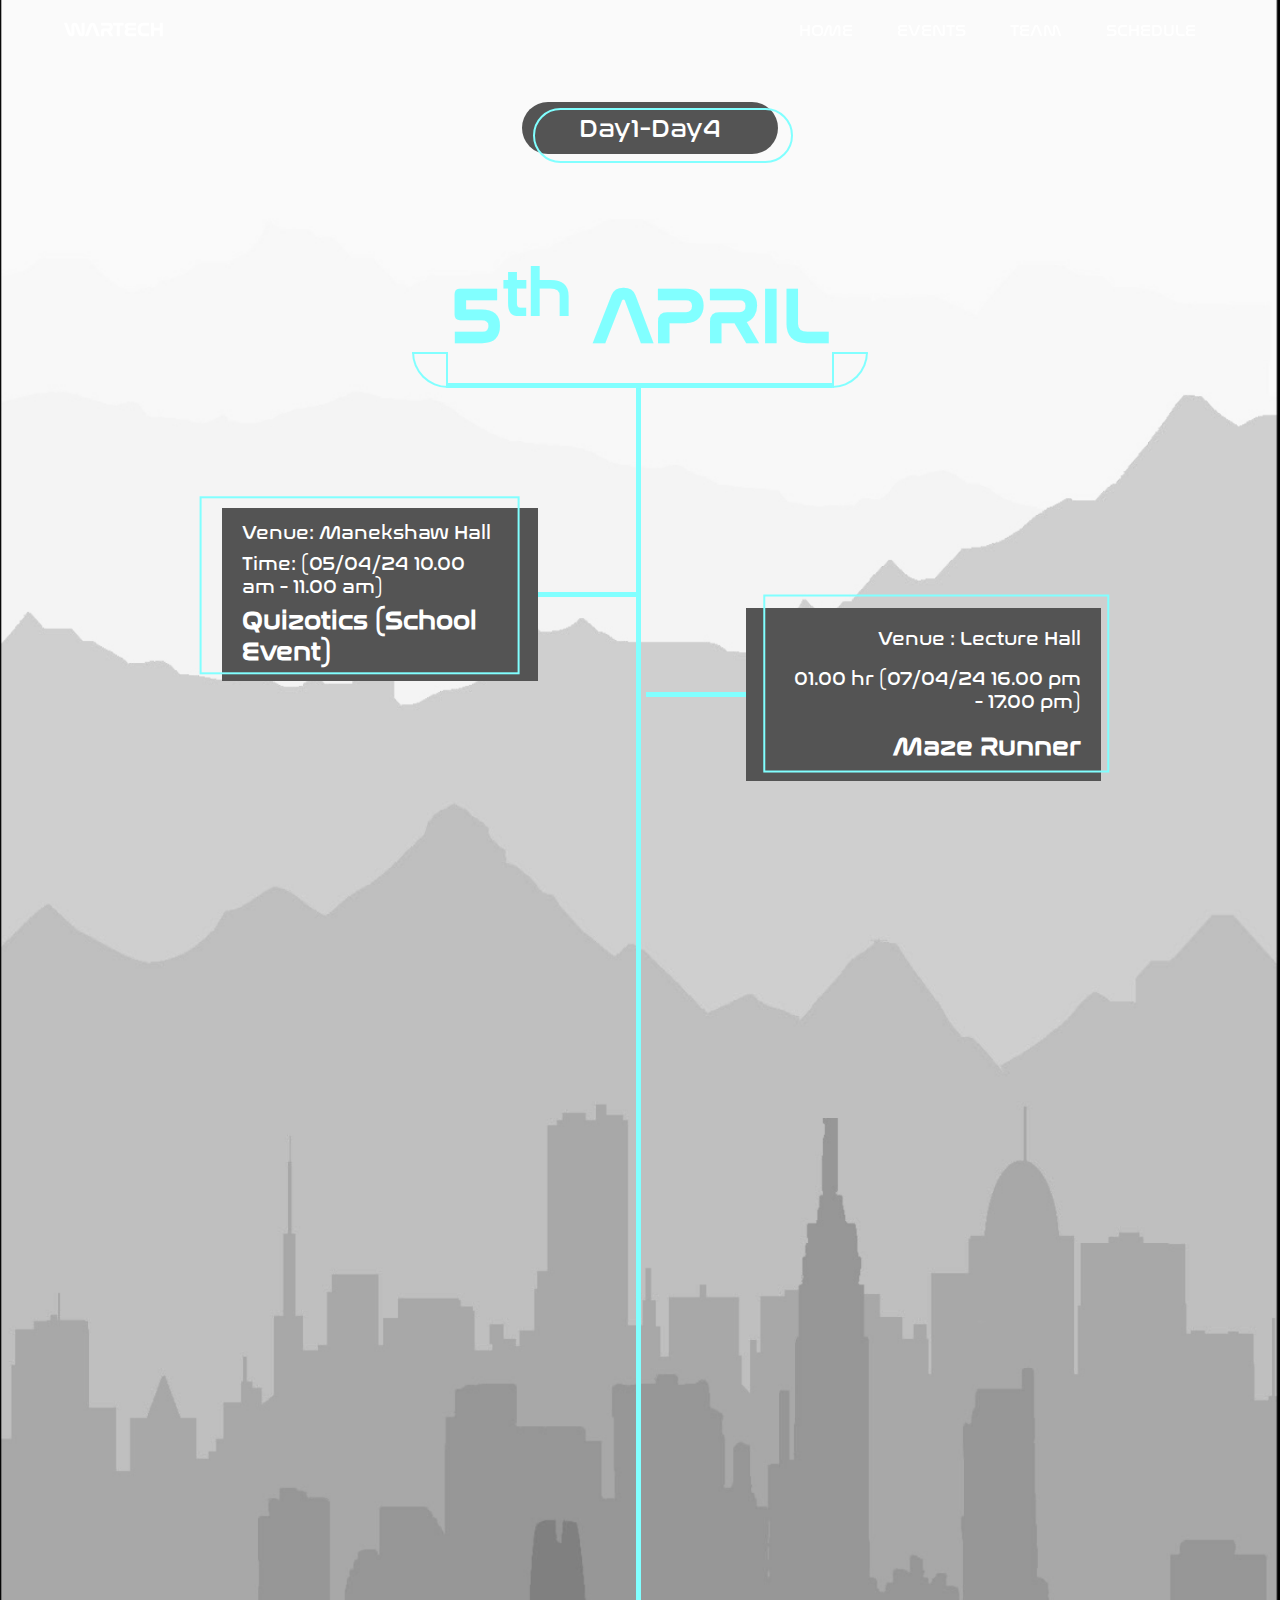
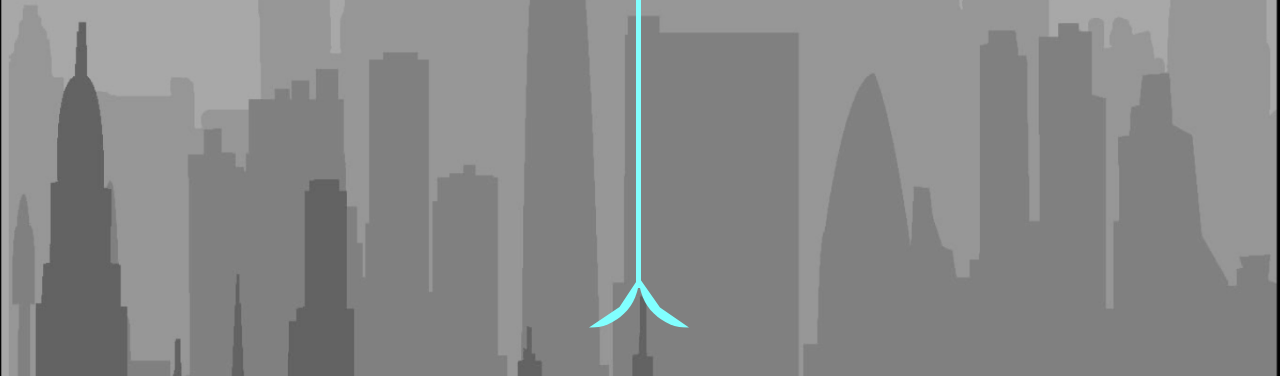
<file: schedules/schedules.html>
<!DOCTYPE html>
<html lang="en">

<head>
    <meta charset="UTF-8">
    <meta name="viewport" content="width=device-width, initial-scale=1.0">
    <title>SCHEDULE</title>
    <link rel="stylesheet" href="https://cdnjs.cloudflare.com/ajax/libs/font-awesome/6.3.0/css/all.min.css"
        integrity="sha512-SzlrxWUlpfuzQ+pcUCosxcglQRNAq/DZjVsC0lE40xsADsfeQoEypE+enwcOiGjk/bSuGGKHEyjSoQ1zVisanQ=="
        crossorigin="anonymous" referrerpolicy="no-referrer" />
    <link rel="stylesheet" href="assets/StyleSheet/schedules.css">
    <script defer src="assets/Script/schedules.js"></script>
</head>

<body>
    <nav>
        <div class="container">

            <div class="logo">
                <h3>WARTECH</h3>
            </div>

            <div class="links">
                <a href="../index.html">HOME</a>
                <a href="../index.html">EVENTS</a>
                <a href="../our team/our-team.html">TEAM</a>
                <a href="#">SCHEDULE</a>
            </div>


        </div>
    </nav>
    <!-- nav bar ends here  -->


    <!-- day 1 and day 2  -->
    <div class="days">
        <div class="day leftday">Day1-Day4 <div class="stoke">Day1</div>
        </div>
        <!-- <div class="day rightday">Day2 <div class="stoke">Day2</div>
        </div> -->
    </div>
    <!-- date underline design starts here  -->

    <div class="date">
        <h1>5<sup>th</sup> APRIL</h1>
    </div>
    <div class="underline">
        <div class="curve1 curve"></div>
        <div class="line1"></div>
        <div class="curve2 curve"></div>
    </div>

    <!-- the line which devides the two events section  -->
    <div class="day-devider-line">
        <div class="linebottom">
            <div class="linebottom-left"></div>
            <div class="linebottom-right"></div>
        </div>
    </div>

    <!-- the events section -->
    <div class="event-container">


        <!-- right container of events starts here -->


        <div class="right-events">

            <!-- schedule page for right container is here  -->
            <a class="description" href="/../description4/description.html">
            <div class="Schedule-container">


                <div class="line-and-box-right">
                    <div class="1 box shiftleft ">
                    <div class="schedule-page-right">




                        <div class="venuer">Venue: Manekshaw Hall
                        </div>
                        <div class="timer">Time: (05/04/24 10.00 am - 11.00 am) </div>
                        <h1 class="eventnamer">Quizotics (School Event) 
                        </h1>
                    </div>
                    <div class="schedule-page-stroke-right">
                        <i class="quoteright-top fa-solid  fa-quote-left" style="color: #363636;"></i>
                        <i class="quoteright-bottom fa-solid   fa-quote-right" style="color: #363636;"></i>
                    </div>
                </div>
                <div class="line" id="line1"></div>
            </div>

            </div>
        </a>
            <!-- schedule container ends here  -->


            
            <!-- schedule page for right container is here  -->
            <a class="description" href="/../description4/description.html">
            <div class="Schedule-container">


                <div class="line-and-box-right">
                    <div class="2 box shiftleft ">
                    <div class="schedule-page-right">


                        <div class="venuer"> Venue :  Lecture Hall
                        </div>
                        <div class="timer">Time:1.30 hr (05/04/24 13.00 pm - 14.30 pm)
                        </div>
                        <h1 class="eventnamer">Maze Runner (School Event)
                        </h1>
                    </div>
                    <div class="schedule-page-stroke-right">
                        <i class="quoteright-top fa-solid  fa-quote-left" style="color: #363636;"></i>
                        <i class="quoteright-bottom fa-solid   fa-quote-right" style="color: #363636;"></i>
                    </div>
                </div>
                <div class="line" id="line2"></div>
            </div>
        </a>

            </div>
            
            <!-- schedule container ends here  -->



            
            <!-- schedule page for right container is here  -->

            <div class="Schedule-container">


                <div class="line-and-box-right">
                    <div class="3 box shiftleft ">
                    <div class="schedule-page-right">




                   
                        <div class="venuer"> Venue: Robotics Workshop.

                        </div>
                      
                        <div class="timer">Time: 1.30 hr (05/04/24 11.30 am - 13.00 pm)
                        </div>
                        <h1 class="eventnamer">Robo Race (School Event)
                        </h1>
                    </div>
                    <div class="schedule-page-stroke-right">
                        <i class="quoteright-top fa-solid  fa-quote-left" style="color: #363636;"></i>
                        <i class="quoteright-bottom fa-solid   fa-quote-right" style="color: #363636;"></i>
                    </div>
                </div>
                <div class="line" id="line3"></div>
            </div>

            </div>
            <!-- schedule container ends here  -->
                        
            <!-- schedule page for right container is here  -->

            <div class="Schedule-container">


                <div class="line-and-box-right">
                    <div class="4 box shiftleft ">
                    <div class="schedule-page-right">




                   
                        <div class="venuer"> Venue : In front of Gazeebo
                        </div>
                        <div class="timer">Time: 02.00 hr (06/04/24 15.00 pm-17.00 pm)
                        </div>
                        <h1 class="eventnamer">Robo Soccer
                        </h1>
                    </div>
                    <div class="schedule-page-stroke-right">
                        <i class="quoteright-top fa-solid  fa-quote-left" style="color: #363636;"></i>
                        <i class="quoteright-bottom fa-solid   fa-quote-right" style="color: #363636;"></i>
                    </div>
                </div>
                <div class="line" id="line4"></div>
            </div>

            </div>
            <!-- schedule container ends here  -->
                        
            <!-- schedule page for right container is here  -->

            <div class="Schedule-container">


                <div class="line-and-box-right">
                    <div class="5 box shiftleft ">
                    <div class="schedule-page-right">




                   
                        <div class="venuer"> Venue :  AIT Park
                        </div>
                        <div class="timer">02.00 hr (06/04/24 17.30 pm - 19.30 pm)
                        </div>
                        <h1 class="eventnamer">Drone Drag (College Event)
                        </h1>
                    </div>
                    <div class="schedule-page-stroke-right">
                        <i class="quoteright-top fa-solid  fa-quote-left" style="color: #363636;"></i>
                        <i class="quoteright-bottom fa-solid   fa-quote-right" style="color: #363636;"></i>
                    </div>
                </div>
                <div class="line" id="line5"></div>
            </div>

            </div>
            <!-- schedule container ends here  -->




        </div>

        <div class="left-events">


            <!-- schedule container starts here  -->
            <a class="description" href="/../description4/description.html">
            <div class="Schedule-container">


                <div class="line-and-box-left">
                    <div class="line" id="line6"></div>
                    <div class="6 box shiftright ">
                    <div class="schedule-page-left">




  
                        <div class="venuel"> Venue : Lecture Hall
                        </div>
                        <div class="timel">01.00 hr (07/04/24 16.00 pm - 17.00 pm)
                        </div>
                        <h1 class="eventnamel">Maze Runner</h1>
                    </div>
                    <div class="schedule-page-stroke-left">
                        <i class="quoteright-top fa-solid  fa-quote-left" style="color: #363636;"></i>
                        <i class="quoteright-bottom fa-solid   fa-quote-right" style="color: #363636;"></i>
                    </div>
                </div>

            </div>

            </div>
            </a>
            <!-- schedule container ends here  -->

            
            <!-- schedule container starts here  -->
            <a class="description" href="/../description4/description.html">
            <div class="Schedule-container">


                <div class="line-and-box-left">
                    <div class="line" id="line7"></div>
                    <div class="7 box shiftright ">
                    <div class="schedule-page-left">


                        <div class="venuel"> Venue :  In front of OAC
                        </div>
                        <div class="timel">Time: 01.00 hr (07/04/24 17.30 pm - 18.30 pm)
                        </div>
                        <h1 class="eventnamel">Robo War (College Event)
                        </h1>
                    </div>
                    <div class="schedule-page-stroke-left">
                        <i class="quoteright-top fa-solid  fa-quote-left" style="color: #363636;"></i>
                        <i class="quoteright-bottom fa-solid   fa-quote-right" style="color: #363636;"></i>
                    </div>
                </div>

            </div>

            </div>
            </a>
            <!-- schedule container ends here  -->
                      
            <!-- schedule container starts here  -->
            <a class="description" href="/../description4/description.html">
                <div class="Schedule-container">
    
    
                    <div class="line-and-box-left">
                        <div class="line" id="line8"></div>
                        <div class="8 box shiftright ">
                        <div class="schedule-page-left">
    
    
                            <div class="venuel"> Venue :  Robotics Workshop
                            </div>
                            <div class="timel">Time:01.00 hr (08/04/24 16.00 pm - 17.00 pm)
                            </div>
                            <h1 class="eventnamel">Robo Clench (College Event)

                                </h1>
                        </div>
                        <div class="schedule-page-stroke-left">
                            <i class="quoteright-top fa-solid  fa-quote-left" style="color: #363636;"></i>
                            <i class="quoteright-bottom fa-solid   fa-quote-right" style="color: #363636;"></i>
                        </div>
                    </div>
    
                </div>
    
                </div>
                </a>
                <!-- schedule container ends here  -->



            
            <!-- schedule container starts here  -->
            <div class="Schedule-container">


                <div class="line-and-box-left">
                    <div class="line" id="line9"></div>
                    <div class="9 box shiftright ">
                    <div class="schedule-page-left">




          
                        <div class="venuel"> Venue : Cricket Ground
                        </div>
                        <div class="timel">Time:01.00 hr (08/04/24 17.30 pm - 18.30 pm)
                        </div>
                        <h1 class="eventnamel">Rusty Wheel (College Event)
                        </h1>
                    </div>
                    <div class="schedule-page-stroke-left">
                        <i class="quoteright-top fa-solid  fa-quote-left" style="color: #363636;"></i>
                        <i class="quoteright-bottom fa-solid   fa-quote-right" style="color: #363636;"></i>
                    </div>
                </div>

            </div>

            </div>
            <!-- schedule container ends here  -->


        </div>







    </div>

</body>

</html>
</file>
<file: assets/StyleSheet/style.css>
/* the robotics font nasalization-rg */
@font-face {
  font-family: robotics-original;
  src: url(../../fonts/nasalization-rg.otf);
}

html {
  scroll-behavior: smooth;
}

/* applying margin and padding 0 and font family to whole website */
* {
  font-family: robotics-original;
  margin: 0;
  padding: 0;
  /* background-color: ; */
}

body {
  overflow-x: hidden;
  width: 100vw;
  background-image: url(../static/background-image-for-whole-website.png);
  background-size: contain;
  background-repeat: no-repeat;
  background-color: #00040c;
}

/* applying wartech background image to the whole website  */
header {
  width: 100vw;
  height: 100vh;
  /* background-image: url(../static/landing-page-background.png); */
  /* background-size: cover; */
  /* z-index: 1; */
  overflow: hidden;
}

/* creating a radial gradient on the header  */
/* .radial-gradient {
    background: radial-gradient(rgba(64, 75, 82, 0), rgba(100, 106, 109, 100%));
    width: 100%;
    height: 100%;


} */

/* navbar starts here  */
nav {
  width: 100%;
  z-index: 3;
  display: grid;
  position: fixed;
  place-items: center;
}

.container {
  width: 90%;
  height: 20px;
  display: flex;
  align-items: center;
  justify-content: space-between;
  margin-top: 20px;
}

.logo {
  width: 60px;
  color: white;
}

.links a {
  text-decoration: none;
  color: white;
  margin: 20px;
}

/* responsive navbar */
.navbar {
  display: flex;
  justify-content: center;
  /* align-items: center; */
  /* background-color: #333; */
  padding: 10px;
  color: white;
  margin-right: 40px;

  /* background: #911617; */
}
.linksToggle {
  display: flex;
  flex-direction: column;
  margin-top: 22px;
  /* background: #81ffff; */
}

.linksToggle {
  display: none;
  flex-direction: column;
}

.linksToggle a {
  color: white;
  text-decoration: none;
  padding: 14px;
  display: none;
}

.linksToggle.show {
  display: flex;
  opacity: 4;
  height: 175px;

  /* background-color: #650b0b; */
}

.toggle-btn {
  cursor: pointer;
  display: flex;
  flex-direction: column;
  justify-content: space-between;
  width: 30px;
  height: 20px;
}

.bar {
  width: 40px;
  height: 4px;
  background-color: white;
  display: none;
}

/* media query */

@media screen and (max-width: 900px) {
  .bar {
    display: inline;
  }
  .links {
    display: none;
  }
  .contact-btn {
    display: none;
  }
  .linksToggle {
    position: absolute;
    /* padding: ; */

    height: 30vh;

    margin-right: -80px;
    /* width: %; */
    /* background: linear-gradient(rgb(100, 128, 142), rgb(104, 122, 124)); */
    mix-blend-mode: soft-light;
  }

  .linksToggle a {
    display: block;
  }
}
/* navbar ends here */

/* wartech title for landing page  */
.wartech {
  z-index: 3;
  display: flex;
  align-items: center;
  justify-content: center;
  flex-wrap: wrap;
  margin: auto;
  width: 80%;
  padding-top: 80px;
}

.wartech div {
  font-size: 8vw;
  color: white;
  letter-spacing: 20px;
  -webkit-text-fill-color: transparent;
  line-height: 0.9em;
  -webkit-text-stroke-width: 1px;
  transition: 0.5s;
}

.wartech div:hover {
  text-shadow: 10px -4px;
}

/* blending the text and translate */
.title-2 {
  translate: 3vw;
  mix-blend-mode: soft-light;
}

.title-1 {
  color: #d9d9d9;
  mix-blend-mode: difference;
}

.title-center {
  translate: 6vw;
  font-weight: 500;
}

@media screen and (max-width: 500px) {
  .title-center {
    translate: 0;
  }

  .wartech {
    height: 80vh;
  }
}

/* ----making movile view for the landing page  */
@media screen and (max-width: 800px) {
  .links {
    display: none;
  }

  .wartech {
    translate: -20;
    flex-wrap: nowrap;
    justify-content: space-between;
  }

  .wartech div {
    word-wrap: break-word;
    width: 0;
    font-size: 4.5em;
    line-height: 10vh;
  }

  .left1 {
    translate: -20px 30px;
  }

  .left2 {
    translate: -20px -30px;
    mix-blend-mode: soft-light;
  }

  .right1 {
    translate: -20px 30px;
  }

  .right2 {
    translate: -20px -30px;
    mix-blend-mode: soft-light;
  }

  .title-center {
    text-shadow: 2px -2px;
    translate: -20px 10px;

    font-weight: 500;
  }
}

/* -------------------------------------main section starts  here ------------------------------ */
main {
  /* background-image: url(../static/background-image-for-whole-website.png);
    background-size: cover;
    background-repeat: no-repeat; */
}

/* -----------about section starts here ----------- */
/* .about {
    text-align: center;
} */

.about-heading {
  text-align: center;
  font-size: 8vw;
  margin: 10vw 0 20px 0;
  color: white;
}

.about-para {
  text-align: left;
  margin: auto;
  width: 90%;
  font-size: 2vw;
  margin-bottom: 8vw;
  color: white;
  /* text-align: center; */
}
.register {
  display: flex;
  flex-wrap: wrap;
}
.image_register_stroke {
  width: 25vw;
  margin-top: 5vw;
  display: flex;
  justify-content: left;
  padding-left: 10px;
  align-items: center;
}
.register_text {
  margin-left: 1%;
  font-size: 2vw;
}

.goal {
  display: flex;
  text-align: center;
  width: 90%;
  padding: 20px 0;
  color: white;
  border-radius: 15px;
  margin: auto;
  min-height: 50vh;
  align-items: center;
  background: radial-gradient(rgb(0, 0, 0, 0.7), rgb(49, 49, 49, 0.7));
}
.mission,
.vision {
  opacity: 0;
  transition: opacity 1s;
}

.mission.visible,
.vision.visible {
  opacity: 1;
}

#content {
  opacity: 0;
  transition: opacity 1s;
}

#content.visible {
  opacity: 1;
}
.about-heading {
  opacity: 0;
  transition: opacity 1s;
}

.about-heading.visible {
  opacity: 1;
  transform: translateX(10px);
}

.goal h1 {
  font-size: 4vw;
}
.line1 {
  background-color: white;
  width: 1vw;
  height: 200px;
}

.goal p {
  font-size: 1.5vw;
}

.mission,
.vision {
  margin: 0 20px;
}

.about-line {
  width: 13px;
  height: 80%;
  background-color: white;
}

/* -----------------about section ends here---------------- */
.event_container {
  margin-top: 50px;
}

.event_heading {
  font-size: 10vw;
  margin-left: 30vw;
  color: #81ffff;

  /* justify-content: center; */
  /* transform: rotate(-9deg); */
}

/* evnet slider starts here  */
.EventSlider {
  display: flex;
  align-items: center;
  /* margin-top: 10vw; */
  width: 90%;
  margin: 10vw auto;
  justify-content: center;
  overflow-y: scroll;
  /* rotate: -9deg; */
}

.EventSlider::-webkit-scrollbar {
  display: none;
}

.eventSlider-img {
  width: 30vw;
  border-radius: 10px;
  -webkit-user-drag: none;
  margin: 0px 2vw;
  transition: 0.2s;
}

/* .eventSlider-img:hover {
  scale: 1.2;
} */
.EventCardBorder {
  color: #81ffff;
}

.events_card_container {
  margin-top: 10vw;
  width: 100%;
  padding-bottom: 10vw;
}

.evnet_card {
  width: 60vw;
  padding: 20px;
  display: flex;
  justify-content: center;
  align-items: center;
  color: white;
  /* height: 30vh; */
  /* min-height: 30vw;     */

  margin: 15vw 10vw 10px auto;
}
.evnet_card:hover {
  translate: -20px 0;
  transition: 0.4s;
}

@media screen and (max-width: 850px) {
  /* .evnet_card {
    margin: 5vw 10vw 10px auto;
  } */

  .goal {
    min-height: 10vh;
  }

  ::-webkit-scrollbar {
    width: 10px;
    /* Set the width of the scrollbar */
  }

  /* Track */
  ::-webkit-scrollbar-track {
    background: #888;
    cursor: pointer; /* Color of the scrollbar track */
  }

  /* Handle */
  ::-webkit-scrollbar-thumb {
    background: #81ffff; /* Color of the scrollbar handle */
    border-radius: 5px;
    /* Rounded corners for the scrollbar handle */
  }

  /* Handle on hover */
  ::-webkit-scrollbar-thumb:hover {
    background: #81ffff;
    cursor: pointer; /* Color of the scrollbar handle on hover */
  }
}

.EventCardBorder {
  position: absolute;
  width: 60vw;
  scale: 1.2;
}

.event_content {
  margin: 0 2vw 0 1vw;
}

.event_name {
  font-size: 1.3vw;
}

/* .event_right_content{
    margin-right: 5vw;
}
.event_discriptoin{

} */
.event_image_right {
  margin-right: 5vw;
}
.discription p {
  font-size: 1.5vw;
}

.event_image img {
  width: 30vw;
}

/*---------------------------- footer starts here ------------------------ */
.main {
  display: flex;
  flex-direction: column;

  gap: 0.5em;
}
.line {
  width: 90vw;
  height: 2px;
  margin: 40px auto;
  background-color: #000000;
}

footer {
  background-color: #595757ad;
  /* height: auto; */
  /* margin-bottom: -10px;
     */
  /* margin: auto; */
  width: 100vw;
}

.flex {
  justify-content: center;
  flex-direction: row;
  margin: auto 40px;
}
.footer-top {
  display: flex;
  align-items: center;
  justify-content: space-between;
  text-align: center;
  flex-wrap: wrap;
}
@media screen and (max-width: 660px) {
  .footer-top {
    justify-content: center;
  }
}

.line {
  width: 90%;
  height: 2px;
  margin: 20px auto;
  background-color: #000000;
}
.comment-and-time {
  display: flex;
  flex: wrap;
  width: 70vw;
  margin: auto;
  align-items: center;
  justify-content: space-between;
}

.photo {
  text-align: center;
}
.photo p {
  width: 200px;
}

.tym {
  display: flex;
  margin-bottom: 20px;
}
.comment-and-time {
  width: 85vw;
  display: flex;
  flex-wrap: wrap;
  margin: auto;
  align-items: center;
  justify-content: space-between;
}
#vector {
  width: 100px;
  margin-bottom: 10px;
}

#tym p {
  color: #000000;
}

a {
  color: #000000;
  text-decoration: none;
}
.contacts #in {
  margin-left: 0;
}

/* .contacts #fa{
         margin: 16px 17px 0 35px
  }
  .contacts #yu {
      margin: 10px 20px;
  } */
@media screen and (max-width: 500px) {
  .comment-and-time {
    justify-content: center;
  }

  .goal {
    min-height: 20vh;
  }

  .line1 {
    height: 100px;
  }
}
.contacts {
  min-width: 200px;
  /* width: 500px; */
}

.social-media {
  margin: auto 10px;
}
/* ----------------------------footer ends here ----------------------------- */

/* extra */
/* .image-button{
  display: flex;
  flex-direction: column;
} */
.register1 img {
  position: absolute;

  scale: 1.2;
  /* width: 3vw; */
  width: 20vw;
}
.register1 {
  /* margin-top: 10px; */
  margin: 10px;
  font-size: 1.6vw;
  /* font-size: 10px; */
}
/* @media screen and (max-width: 970px) {
  .register1 img {
    width: 16vw;
  }
  .register1 {
    font-size: 1.4vw;
  }
} */

.fixed-button {
  /* padding: 20px; */
  position: fixed;
  bottom: 20vw;
  /* right: 0vw; */
  left: 1vw;
  display: flex;
  justify-content: center;
  align-items: center;
  animation: blink 0.5s linear infinite alternate;
  cursor: pointer;
  /* background-color: white; */
}
.fixed-button img {
  position: absolute;
  z-index: 10000;
  width: 15vw;
}
.rulebook {
  z-index: 200000;
  color: white;
  font-size: 1.6vw;
}
@keyframes blink {
  0% {
    opacity: 0.4;
    scale: 1;
  }
  100% {
    opacity: 1;
    scale: 1.1;
  }
}

::-webkit-scrollbar {
  width: 10px;
  /* Set the width of the scrollbar */
}

/* Track */
::-webkit-scrollbar-track {
  background: #888;
  cursor: pointer; /* Color of the scrollbar track */
}

/* Handle */
::-webkit-scrollbar-thumb {
  background: #81ffff; /* Color of the scrollbar handle */
  border-radius: 5px;
  /* Rounded corners for the scrollbar handle */
}

/* Handle on hover */
::-webkit-scrollbar-thumb:hover {
  background: #81ffff;
  cursor: pointer; /* Color of the scrollbar handle on hover */
}
</file>
<file: description4/style.css>
@font-face {
  font-family: robotics-original;
  src: url(nasalization-rg.otf);
}

* {
  margin: 0;
  padding: 0;
  font-family: robotics-original;
}

body {
  background-image: url(background-image-for-whole-website.png);
  font-size: 100%;
  background-repeat: no-repeat;
  overflow-x: hidden;
  display: flex;
  flex-direction: column;
  background-size: cover;
}

/* navbar starts here  */
nav {
  width: 100%;
  z-index: 3;
  display: grid;
  position: fixed;
  place-items: center;
}

.container {
  width: 90%;
  height: 20px;
  display: flex;
  align-items: center;
  justify-content: space-between;
  margin-top: 20px;
}

.logo img {
  width: 60px;
}

.links a {
  text-decoration: none;
  color: black;
  margin: 20px;
}

/* navbar ends here */
/* ----------------description starts here ------------------- */

.discription {
  display: flex;
  width: 100vw;
  justify-content: center;
  align-items: center;
  padding-top: 15vw;
}

.discription_left {
  /* background: black; */
  /* height: 100vh; */
  width: 45vw;
  display: flex;
  flex-direction: column;
  justify-content: center;
  align-items: center;
  flex-wrap: wrap;
}
.text-price,
.ammount1 {
  font-size: 1.3em;
}
.how-to-pay {
  width: 100%;
  margin: 10vh auto;
  text-align: center;
  font-size: 5vw;
}
.how-to-pay {
  /* margin-top: 2vw; */
}

.image {
  display: flex;
  justify-content: center;
  margin-top: 20px;
}

.image img {
  width: 300px;
  z-index: 2;
}

.img_stroke {
  position: absolute;
  width: 300px;
  height: 300px;
  z-index: 1;
  border-radius: 10px;
  translate: -20px 30px;
  border: solid black;
}

.discription_right {
  width: 55vw;
}

.heading,
.heading1 {
  font-size: 5.5vw;
  width: 80%;
}
.heading1 {
  font-size: 10vw;
  width: 100%;
  text-align: center;
}

.problem_statement,
.problem_statement1 {
  width: 80%;
  font-size: 2vw;
}
.problem_statement1 {
  font-size: 2.5vw;
  width: 80%;
}
.problem_statement1,
.heading1 {
  display: none;
}
.information {
  width: 80%;
  /* height: 30vh; */
  border-radius: 20px;
  padding: 20px;
  margin-bottom: 5vw;
  background: radial-gradient(rgb(0, 0, 0, 0), #68676770, #686767b0);
}

.info_navigation {
  display: flex;
  justify-content: space-between;
  width: 90%;
  margin: 3vh auto;
}

.details1 {
  width: 100%;
}

.date,
.last_date,
.venue {
  margin: 2vw;
  display: flex;
  justify-content: space-between;
  align-items: center;
}

.info_navigation-button {
  color: white;
  width: 150px;
  background-color: #545454;
  height: 30px;
  clip-path: polygon(15% 0%, 100% 0%, 85% 100%, 0% 100%);
  display: flex;
  align-items: center;
  justify-content: center;
  /* font-size: 5vw; */
}
/* .info_navigation-stroke{
  /* kiya likhu es me kuch samaj he nehi aa raha 
  stroke to bana dunga but fir us me border kaise dalunga mai  */
.image_register_stroke {
  width: 25vw;
  margin-top: 5vw;
  display: flex;
  justify-content: left;
  padding-left: 10px;
  align-items: center;
}
.image_register_stroke img {
  width: 20vw;
  scale: 1.1;
  position: absolute;
}
.register_text {
  margin-left: 1%;
  font-size: 2vw;
}
.how-to-pay {
  font-size: 1.5em;
  color: #898989;
  margin: 3vh auto 3vh auto;
}
.price {
  width: 100%;
  text-align: center;
  display: flex;
  align-items: end;
  justify-content: center;
  flex-wrap: nowrap;
  margin-bottom: 3vh;
}
.text-price {
  margin-right: 10px;
}
.fees {
  margin: 2vw 0;
}
/* .text-price , .ammount , .prize_currency{
  display:  ;
} */
.prize_currency {
  margin-right: 10px;
}
.register {
  display: flex;
  flex-wrap: wrap;
}

@media screen and (max-width: 840px) {
  .links {
    display: none;
  }

  .discription {
    flex-wrap: wrap;
    flex-direction: column;
  }
  .problem_statement,
  .fees,
  .heading {
    display: none;
  }
  .discription_right {
    font-size: 3vw;
  }
  .problem_statement1,
  .heading1 {
    display: unset;
  }
  .discription_right {
    width: 80vw;
    display: flex;
    justify-content: center;
    flex-wrap: wrap;
  }
  .discription_left {
    width: 80%;
  }
  .image_register_stroke img {
    width: 200px;
    margin: auto;
  }
  .image_register_stroke {
    margin-top: 50px;
    width: 220px;
  }
  .register_text {
    font-size: 20px;
  }

  .img_stroke {
    translate: -10px 5px;
  }
  .image img,
  .img_stroke {
    width: 250px;
    height: 250px;
  }

  .information {
    width: 100%;
    border-radius: 10px;
  }
}

/*---------------------------- footer starts here ------------------------ */
.main {
  display: flex;
  flex-direction: column;

  gap: 0.5em;
}
.line {
  width: 90vw;
  height: 2px;
  margin: 40px auto;
  background-color: #000000;
}

footer {
  background-color: #595757ad;
  /* height: auto; */
  /* margin-bottom: -10px; */
  width: 100vw;
}

.flex {
  justify-content: center;
  flex-direction: row;
  margin: 40px;
}
.footer-top {
  display: flex;
  align-items: center;
  justify-content: space-between;
  text-align: center;
  flex-wrap: wrap;
}
@media screen and (max-width: 660px) {
  .footer-top {
    justify-content: center;
  }
}

.line {
  width: 90%;
  height: 2px;
  margin: 20px auto;
  background-color: #000000;
}
.comment-and-time {
  display: flex;
  flex: wrap;
  width: 70vw;
  margin: auto;
  align-items: center;
  justify-content: space-between;
}

.photo {
  text-align: center;
}
.photo p {
  width: 200px;
}

.tym {
  display: flex;
  margin-bottom: 20px;
}
.comment-and-time {
  width: 85vw;
  display: flex;
  flex-wrap: wrap;
  margin: auto;
  align-items: center;
  justify-content: space-between;
}
#vector {
  width: 100px;
  margin-bottom: 10px;
}

#tym p {
  color: #000000;
}

a {
  color: #000000;
  text-decoration: none;
}
.contacts #in {
  margin-left: 0;
}

/* .contacts #fa{
       margin: 16px 17px 0 35px
}
.contacts #yu {
    margin: 10px 20px;
} */
@media screen and (max-width: 370px) {
  .comment-and-time {
    justify-content: center;
  }
}
.contacts {
  min-width: 200px;
  /* width: 500px; */
}

.social-media {
  margin: auto 10px;
}
/* ----------------------------footer ends here ----------------------------- */


/* fixed button */
</file>
<file: Events/assets/style/style.css>
/* -------------------------------------group ----------------------------------- */
@font-face {
    font-family: robotics-original;
    src: url(../../fonts/nasalization-rg.otf);
}
*{
    font-family: robotics-original;
    margin: 0;
    padding: 0;
}
body{
    overflow-x: hidden;
    /* background-image: url(/assets/static/background-for-whole-website.png); */
}


/* navbar starts here  */
nav {
    width: 100%;
    z-index: 3;
    display: grid;
    position: fixed;
    place-items: center;
}

.container {
    width: 90%;
    height: 20px;
    display: flex;
    align-items: center;
    justify-content: space-between;
    margin-top: 20px;

}

.logo img {
    width: 60px;
}

.links a {
    text-decoration: none;
    color: black;
    margin: 20px;
}

/* navbar ends here */



/* evnets headding  */
.heading h1{
    font-size: 10vw;
    rotate: -9deg;
    text-align: center;
    padding-top: 7vw;
}



/* --------------------------------------event animation starts here ---------------------------- */
.Eventscontainer{
    width: 100vw;
    /* height: 100vh; */
    display: flex;
    align-items: center;
    justify-content: center;
    margin-top: 17vw;
}
.main-pentagon{
    background: black;
    transition: 1s;
    width: 17vw;
    height: 17vw;
    /* overflow: visible; */
    display: flex;
    justify-content: center;
    align-items: center;
    clip-path: polygon(50% 0%, 100% 38%, 82% 100%, 18% 100%, 0% 38%);
}
.main-pentagon_border_inner{
    position: absolute;
    /* scale: 1.3; */
    background:#8C8989;
    cursor: pointer;
    width: calc(17vw - 5px);
    height: calc(17vw - 5px);
    clip-path: polygon(50% 0%, 100% 38%, 82% 100%, 18% 100%, 0% 38%);
    display: flex;
    text-align: center;
    justify-content: center;
    align-items: center;

}
.main-pentagon_border_inner p{
    font-size: 2vw;
}
.main-pentagon_border_outer{
    /* scale: 1.3; */
    position: absolute;
    border:rgb(0, 0, 0);
    background:#8C8989;
    cursor: pointer;
    width: 14vw;
    height: 14vw;

    clip-path: polygon(50% 0%, 100% 38%, 82% 100%, 18% 100%, 0% 38%);
}
.seconday-pentagon{
    /* translate: 100px; */
    margin-top: 35vw;
    position: absolute;
    background: #8C8989;
    cursor: pointer;
    width: 12vw;
    height: 12vw;
    clip-path: polygon(50% 100%, 100% 62%, 82% 0, 18% 0, 0 62%);
    transform-origin:50% -100%;
    transition: 1s;
    display: flex;
    justify-content: center;
    align-items: center;    
}
.secondary-pentagon_border_inner{
    position: absolute;

    background: #8C8989;
    cursor: pointer;
    width: calc(9.5vw - 3px);
    height: calc(9.5vw - 3px);
    clip-path: polygon(50% 100%, 100% 62%, 82% 0, 18% 0, 0 62%);
    display: flex;
    justify-content: center;
    align-items: center;
}
.flip{
    transform: rotateY('360deg');
}
.secondary-pentagon_border_outer{
    position: absolute;
    background: black;
    cursor: pointer;
    width: 9.5vw;
    height: 9.5vw;
    clip-path: polygon(50% 100%, 100% 62%, 82% 0, 18% 0, 0 62%);
}
.seconday-pentagon p{
    transition: 1s;
}
#r1{
    rotate:72deg ;
}
#r2{
    rotate: 144deg;
}
#r3{
    rotate: 216deg;
}
#r4{
    rotate: 288deg;
}
#r5{
    rotate: 360deg;
}



#r1p{
    rotate:-72deg ;
}
#r2p{
    rotate: -144deg;
}
#r3p{
    rotate: -216deg;
}
#r4p{
    rotate: -288deg;
}
#r5p{
    rotate: -360deg;
}
/* --------------------------------------event animation ends here ------------------------------ */
</file>
<file: our team/our-team.css>
@font-face {
  font-family: robotics-original;
  src: url(../fonts/nasalization-rg.otf);
}
* {
  margin: 0px;
  padding: 0px;
  font-family: robotics-original;
}

/* applying background image to while page  */
body {
  background-image: url(./assets/static/background-image-for-whole-website.png);
  /* background-repeat: no-repeat; */
  /* width: 100vw; */
  background-size: cover;
  background-repeat: no-repeat;
  background-color: black;
  /* overflow: hidden; */
}
/* navbar starts here  */
nav {
  width: 100%;
  z-index: 3;
  display: grid;
  position: fixed;
  place-items: center;
}

.container {
  width: 90%;
  height: 20px;
  display: flex;
  align-items: center;
  justify-content: space-between;
  margin-top: 20px;
  color: white;
}
/* .jointsec{
    display: flex;
} */

.logo {
  color: white;
  width: 60px;
}

.links a {
  text-decoration: none;
  color: white;
  margin: 20px;
}

.navbar {
  display: flex;
  justify-content: center;
  /* align-items: center; */
  /* background-color: #333; */
  padding: 10px;
  color: white;
  margin-right: 40px;

  /* background: #911617; */
}
.linksToggle {
  display: flex;
  flex-direction: column;
  margin-top: 22px;
  /* background: #81ffff; */
}

.linksToggle {
  display: none;
  flex-direction: column;
}

.linksToggle a {
  color: white;
  text-decoration: none;
  padding: 14px;
  display: none;
}

.linksToggle.show {
  display: flex;
  opacity: 4;
  height: 175px;

  /* background-color: #650b0b; */
}

.toggle-btn {
  cursor: pointer;
  display: flex;
  flex-direction: column;
  justify-content: space-between;
  width: 30px;
  height: 20px;
}

.bar {
  width: 40px;
  height: 4px;
  background-color: white;
  display: none;
}

/* media query */

@media screen and (max-width: 900px) {
  .bar {
    display: inline;
  }
  .links {
    display: none;
  }
  .contact-btn {
    display: none;
  }
  .linksToggle {
    position: absolute;
    /* padding: ; */

    height: 30vh;

    margin-right: -80px;
    /* width: %; */
    /* background: linear-gradient(rgb(100, 128, 142), rgb(104, 122, 124)); */
    mix-blend-mode: soft-light;
  }

  .linksToggle a {
    display: block;
  }
  body {
    /* background-image: url(./assets/static/background-image-for-whole-website.png); */
    /* background-repeat: no-repeat; */
    /* width: 100vw; */
    background-size: contain;
    background-repeat: no-repeat;
    background-color: black;
    /* overflow: hidden; */
  }
}

/* navbar ends here */

/* background image for whole website  */

/* heading  */

.heading {
  text-align: center;
  font-size: 400%;
  color: #81ffff;
  padding-top: 200px;
}

/* team members details  */
.team-container {
  display: grid;
  place-items: center;
}
.secretary {
  display: flex;
  justify-content: center;
  flex-wrap: wrap;
}
.memberpage {
  width: 250px;
  height: 450px;
  margin: 80px;
  background: #d9d9d9;
}
@media screen and (max-width: 850px) {
  .memberpage {
    margin: 40;
  }
}
.memberpage-background {
  clip-path: polygon(0 0, 100% 0, 100% 50%, 0 100%);
  width: 100%;
}

.DP {
  width: 150px;
  height: 150px;
  border-radius: 50%;
  background: #d9d9d9;
  position: relative;
  margin-top: -150px;
  border: solid 10px #d9d9d9;
  left: 50px;
}
.post {
  /* margin-top: 150px; */
  font-size: 1.5em;
  text-align: center;
}
.name {
  font-size: 1.5em;
  text-align: center;
}
.contacts {
  display: flex;
  justify-content: space-between;
  align-content: center;
  margin: 20px 50px;
}
.TE-members {
  display: flex;
  flex-wrap: wrap;
  justify-content: center;
}
</file>
<file: schedules/assets/StyleSheet/schedules.css>
@font-face {
  font-family: robotics-original;
  src: url(../../../fonts/nasalization-rg.otf);
}
* {
  margin: 0;
  padding: 0px;
  font-family: robotics-original;
}
body {
  background-image: url(../background-image-for-whole-website.png);
  font-size: 100%;
  background-repeat: no-repeat;
  background-size: cover;
  overflow-x: hidden;
  background-color: black;
}
/* navbar starts here  */
nav {
  width: 100%;
  z-index: 3;
  display: grid;
  position: fixed;
  place-items: center;
}

.container {
  width: 90%;
  height: 20px;
  display: flex;
  align-items: center;
  justify-content: space-between;
  margin-top: 20px;
  color: white;
}

.logo img {
  width: 60px;
  color: white;
  text-decoration: none;
}

.links a {
  text-decoration: none;
  color: white;
  margin: 20px;
}

/* navbar ends here */

.days {
  display: flex;
  /* justify-content: space-between; */
  align-items: center;
  justify-content: center;
  width: 60vw;
  margin: auto;
  height: 20vw;
  color: white;
  font-size: 2vw;
}
.day {
  display: flex;
  align-items: center;
  justify-content: center;
  cursor: pointer;
  width: 20vw;
  height: 4vw;
  /* border: solid black 2px  ; */
  border-radius: 40px;
  background-color: #545454;
  /* stroke:4px 4px black; */
  transition: 0.2s;
}
.day:hover {
  scale: 1.1;
}
.stoke {
  width: 20vw;
  height: 4vw;
  position: absolute;
  border: solid #81ffff 0.2vw;
  border-radius: 40px;
  color: #54545400;
  margin-top: 0.6em;
  margin-left: 1em;
  /* transform: translate(40px 40px); */
}
.day1 {
  padding: 20px 60px;
  border: solid #81ffff 2px;
  color: rgba(255, 255, 255, 0);
  -webkit-text-stroke-color: transparent;
  border-radius: 40px;
}
.leftday {
  margin-left: 20px;
}
.rightday {
  margin-right: 20px;
}
@media screen and (max-width: 908px) {
  /* .days{
        height: 2;
    } */
}

/* date underline design starts here  */
.date {
  display: flex;
  align-items: center;
  justify-content: center;
  font-size: 3vw;
  margin-bottom: 10px;
  color: #81ffff;
  text-align: center;
}
.underline {
  translate: 0 -20px;
  display: flex;
  justify-content: center;
}
.curve1 {
  border: solid #81ffff 0.2vw;
  width: 2.5vw;
  height: 2.5vw;
  border-radius: 0 0 0 100%;
}
.line1 {
  border: #81ffff;
  border-bottom: solid 0.4vw;
  width: 30vw;
  color: #81ffff;
}
.curve2 {
  border: solid #81ffff 0.2vw;
  width: 2.5vw;
  height: 2.5vw;
  border-radius: 0 0 100% 0%;
}

/* the line which devides the evensts */

.day-devider-line {
  position: absolute;
  background-color: #81ffff;
  width: 0.4vw;
  translate: 0 -20px;
  height: 1500px;
  margin: 0 calc(50vw - 4px);
}
.linebottom {
  margin-top: 1200px;
  width: 500px;
  translate: -47px 290px;
}
.linebottom-left {
  display: inline-block;
  width: 50px;
  background-color: #81ffff;
  height: 50px;
  border-radius: 0 0 100% 0;
  clip-path: polygon(0% 100%, 61% 59%, 100% 0, 100% 100%);
}
.description {
  text-decoration: none;
}
.linebottom-right {
  margin-left: -4px;
  display: inline-block;
  width: 50px;
  background-color: #81ffff;
  height: 50px;
  border-radius: 0 0 0 100%;
  clip-path: polygon(0% 0%, 0% 100%, 100% 100%, 42% 60%);
  /* clip-path:  */
}

/* the events section  */
.event-container {
  display: grid;
  margin-top: 100px;
  grid-template-columns: 50.5% 50%;
  grid-row-gap: 8vh;
}

.right-events {
  width: 50%;
}

.left-events {
  translate: 0 100px;
  width: 50%;
}

.line-and-box-right {
  display: flex;
  justify-content: right;
  width: calc(50vw - 2px);
  align-items: center;
}
.line-and-box-left {
  display: flex;
  justify-content: left;
  width: calc(50vw);
  align-items: center;
}
.Schedule-container {
  margin-bottom: 100px;
}
.schedule-page-right {
  width: 20vw;
  padding: 10px 20px;
  height: 12vw;
  display: flex;
  color: white;
  align-items: center;
  padding-right: 40px;
  justify-content: right;
  flex-wrap: wrap;
  background: #545454;
}
.schedule-page-left {
  width: 23vw;
  padding: 10px 20px;
  height: 12vw;
  display: flex;
  color: white;
  align-items: center;
  justify-content: right;
  padding-left: 40px;
  flex-wrap: wrap;
  background: #545454;
}
.schedule-page-stroke-right {
  position: absolute;
  width: 20vw;
  translate: -7% -104%;
  padding: 10px 30px;
  height: 12vw;
  border: solid #81ffff 0.2vw;
}
.quoteright-top {
  position: absolute;
  width: 40px;
  top: calc(-15% + -2.5vw);
  font-size: 3vw;
  left: 0;
}
.quoteright-bottom {
  position: absolute;
  bottom: calc(-15% + -2.5vw);
  font-size: 3vw;
  right: 0;
}

.schedule-page-stroke-left {
  position: absolute;
  width: 22vw;
  translate: 5% -105%;
  padding: 10px 30px;
  height: 12vw;
  border: solid #81ffff 0.2vw;
}
.venuer,
.timer,
.eventnamer {
  width: 100%;
  font-size: 1.5vw;

  /* text-align:right; */
}
.eventnamer {
  font-size: 2vw;
}
.venuel,
.timel,
.eventnamel {
  width: 100%;
  font-size: 1.5vw;
  text-align: right;

  /* text-align:right; */
}
.eventnamel {
  font-size: 2vw;
}
.line {
  /* width: calc(100% - 25vw); */
  width: 0px;
  height: 0.4vw;
  transition: 1s;
  background: #81ffff;
}

.length {
  animation: length 1s ease-in-out;
  width: 100px;
}
@keyframes length {
  0% {
    width: 0px;
  }
  100% {
    width: 100px;
  }
}
.box {
  /* translate: -200%; */
  transition: 1s;
}
.shiftleft {
  translate: -400%;
}
.shiftright {
  translate: 400%;
}
.show {
  translate: 0%;
}

/* making animation for every events  */
/* .schedule-page-right , .schedule-page-stroke-right {
    transition: 1s ease;
    transform: translateX(-400%);
}
.schedule-page-left , .schedule-page-stroke-left{
    transition: 1s ease;
    transform: translateX(400%);
} */
@media screen and (max-width: 900px) {
  .day-devider-line {
    display: none;
  }
  .line {
    display: none;
  }
  nav {
    display: none;
  }
  .left-events {
    translate: 0 11vh;
  }
}
</file>
